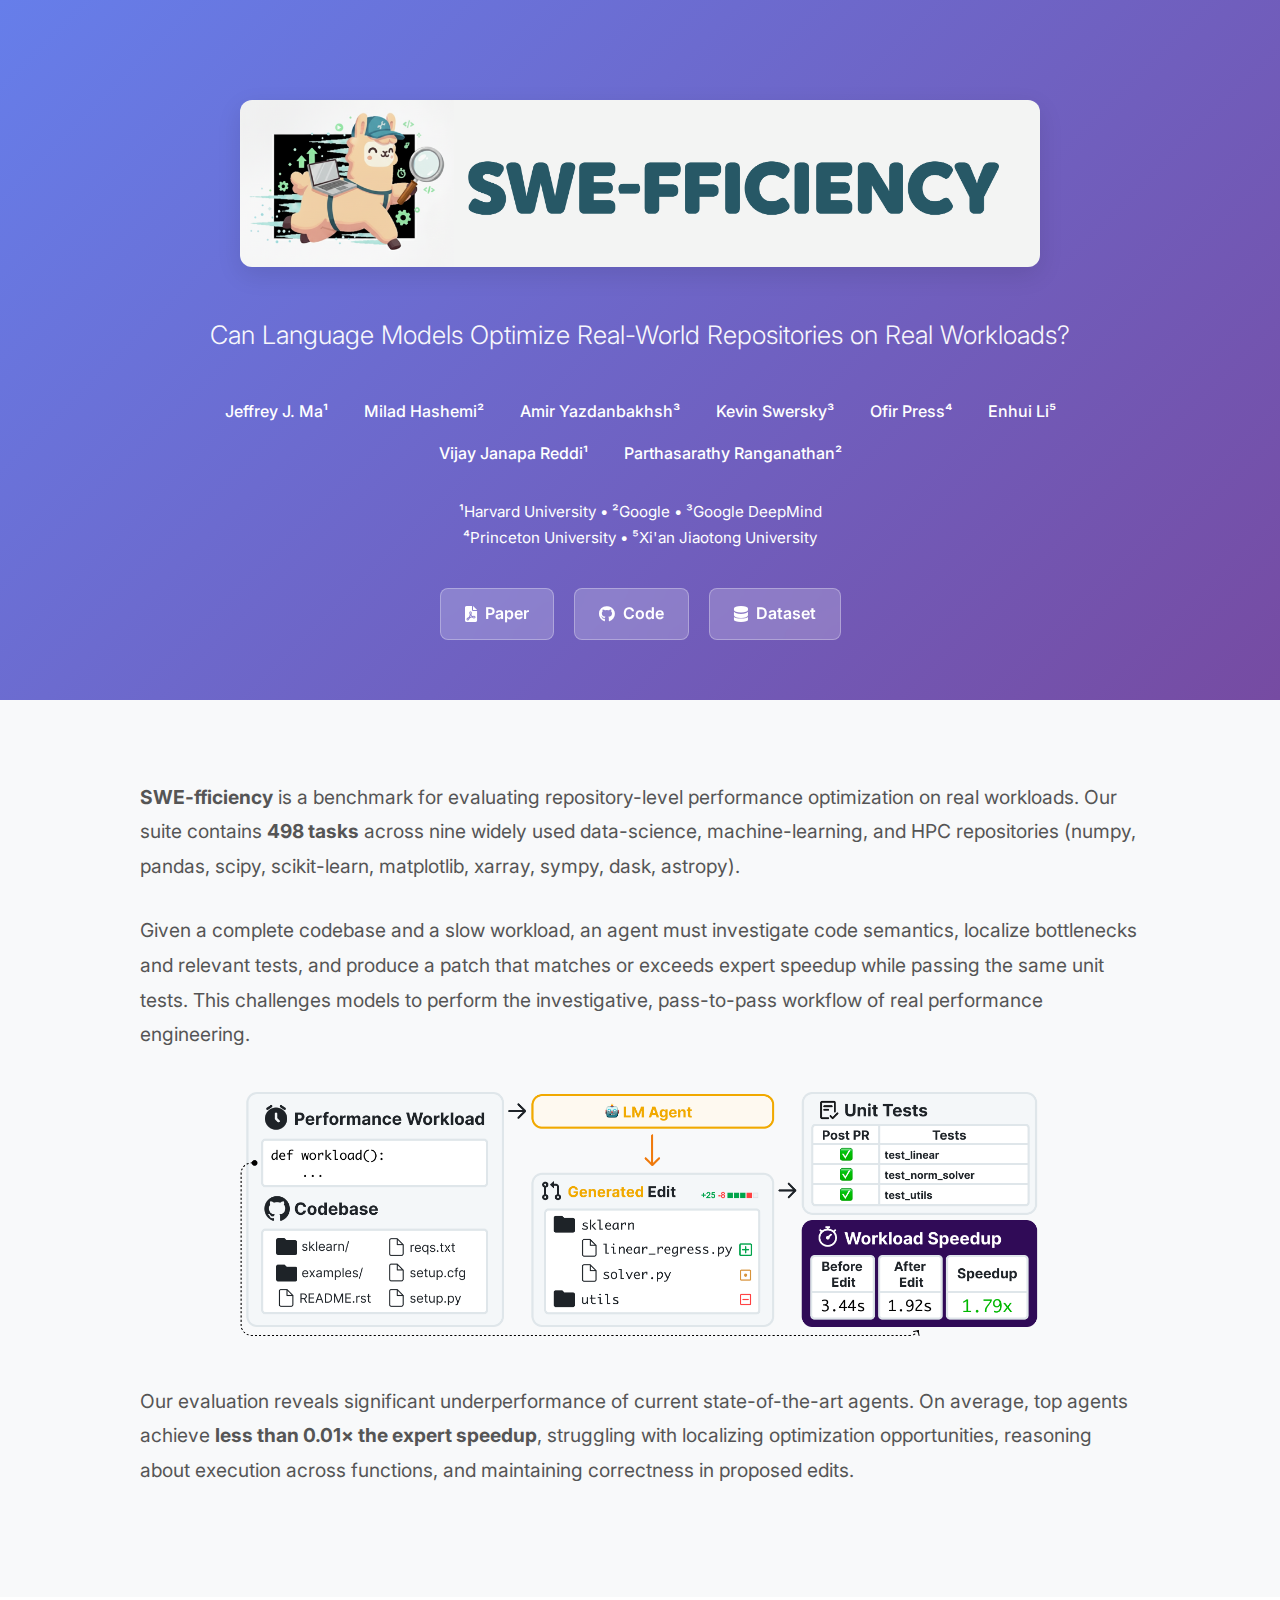
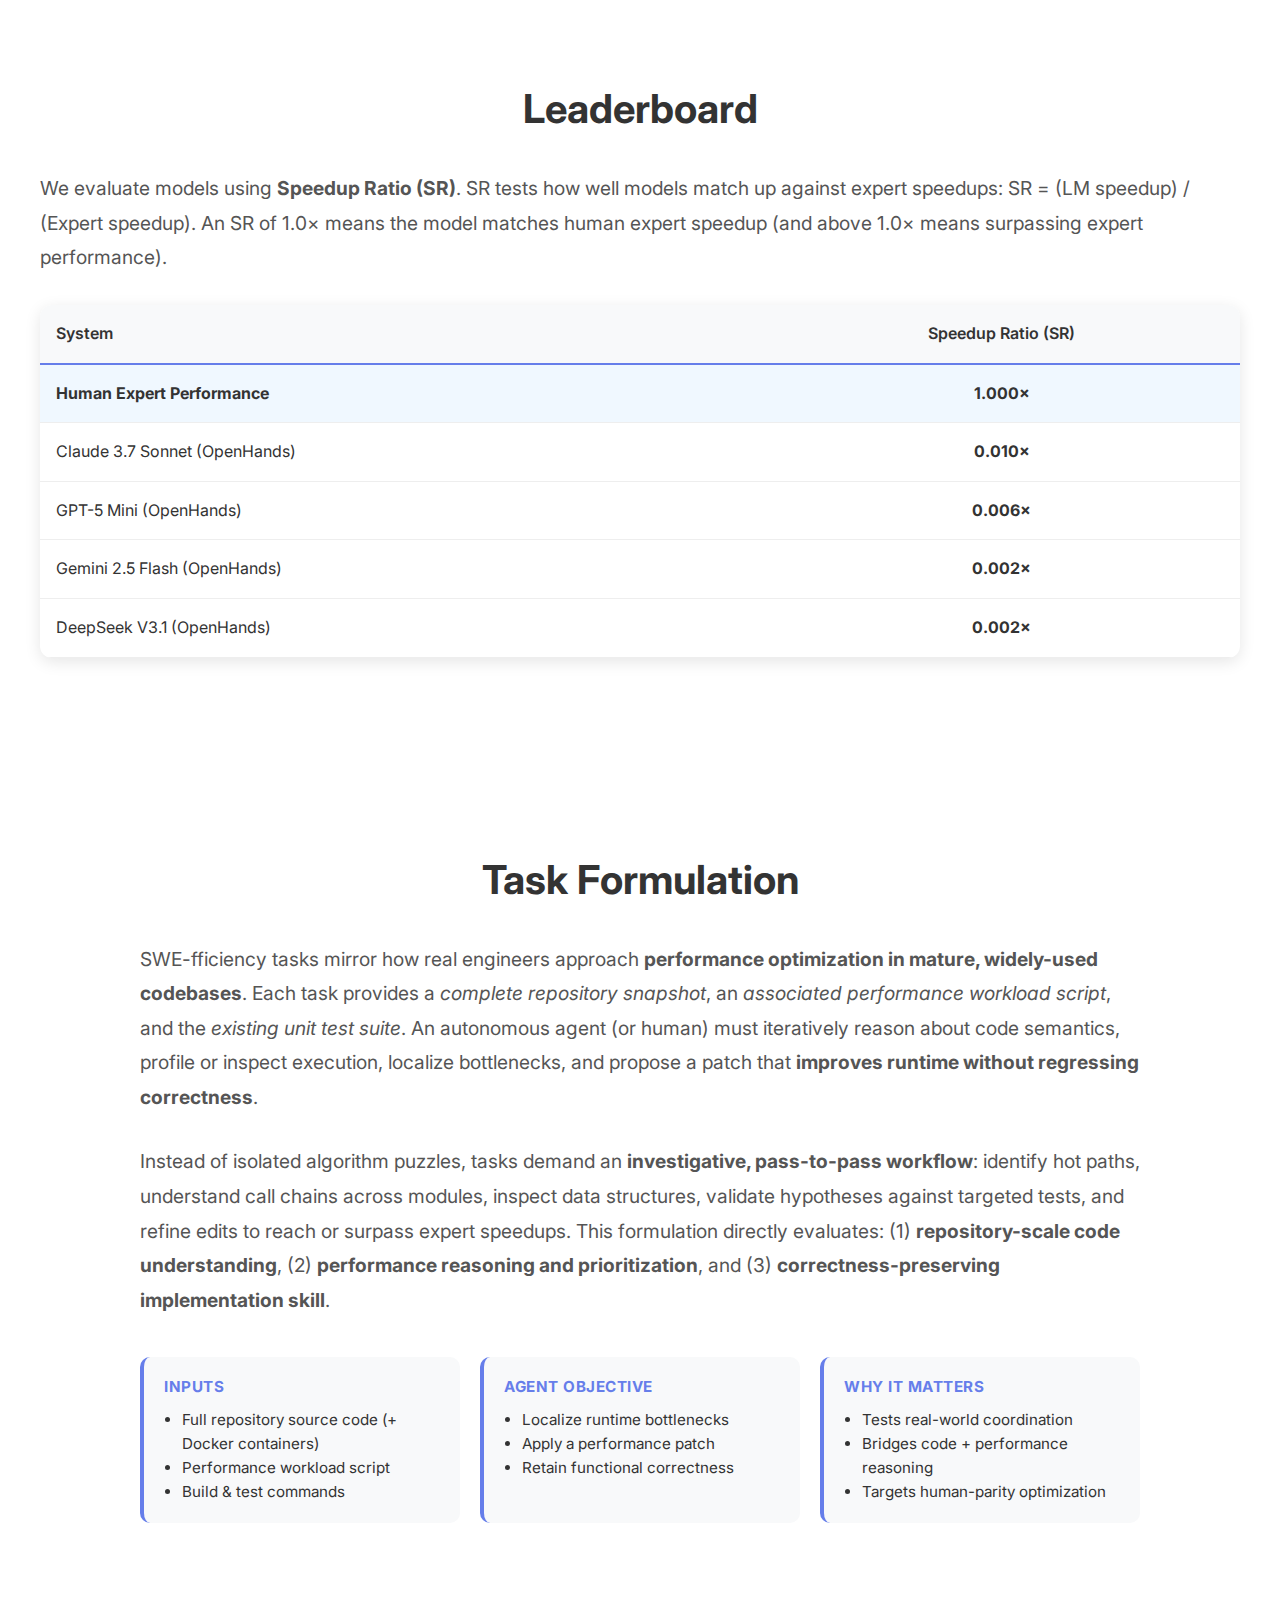
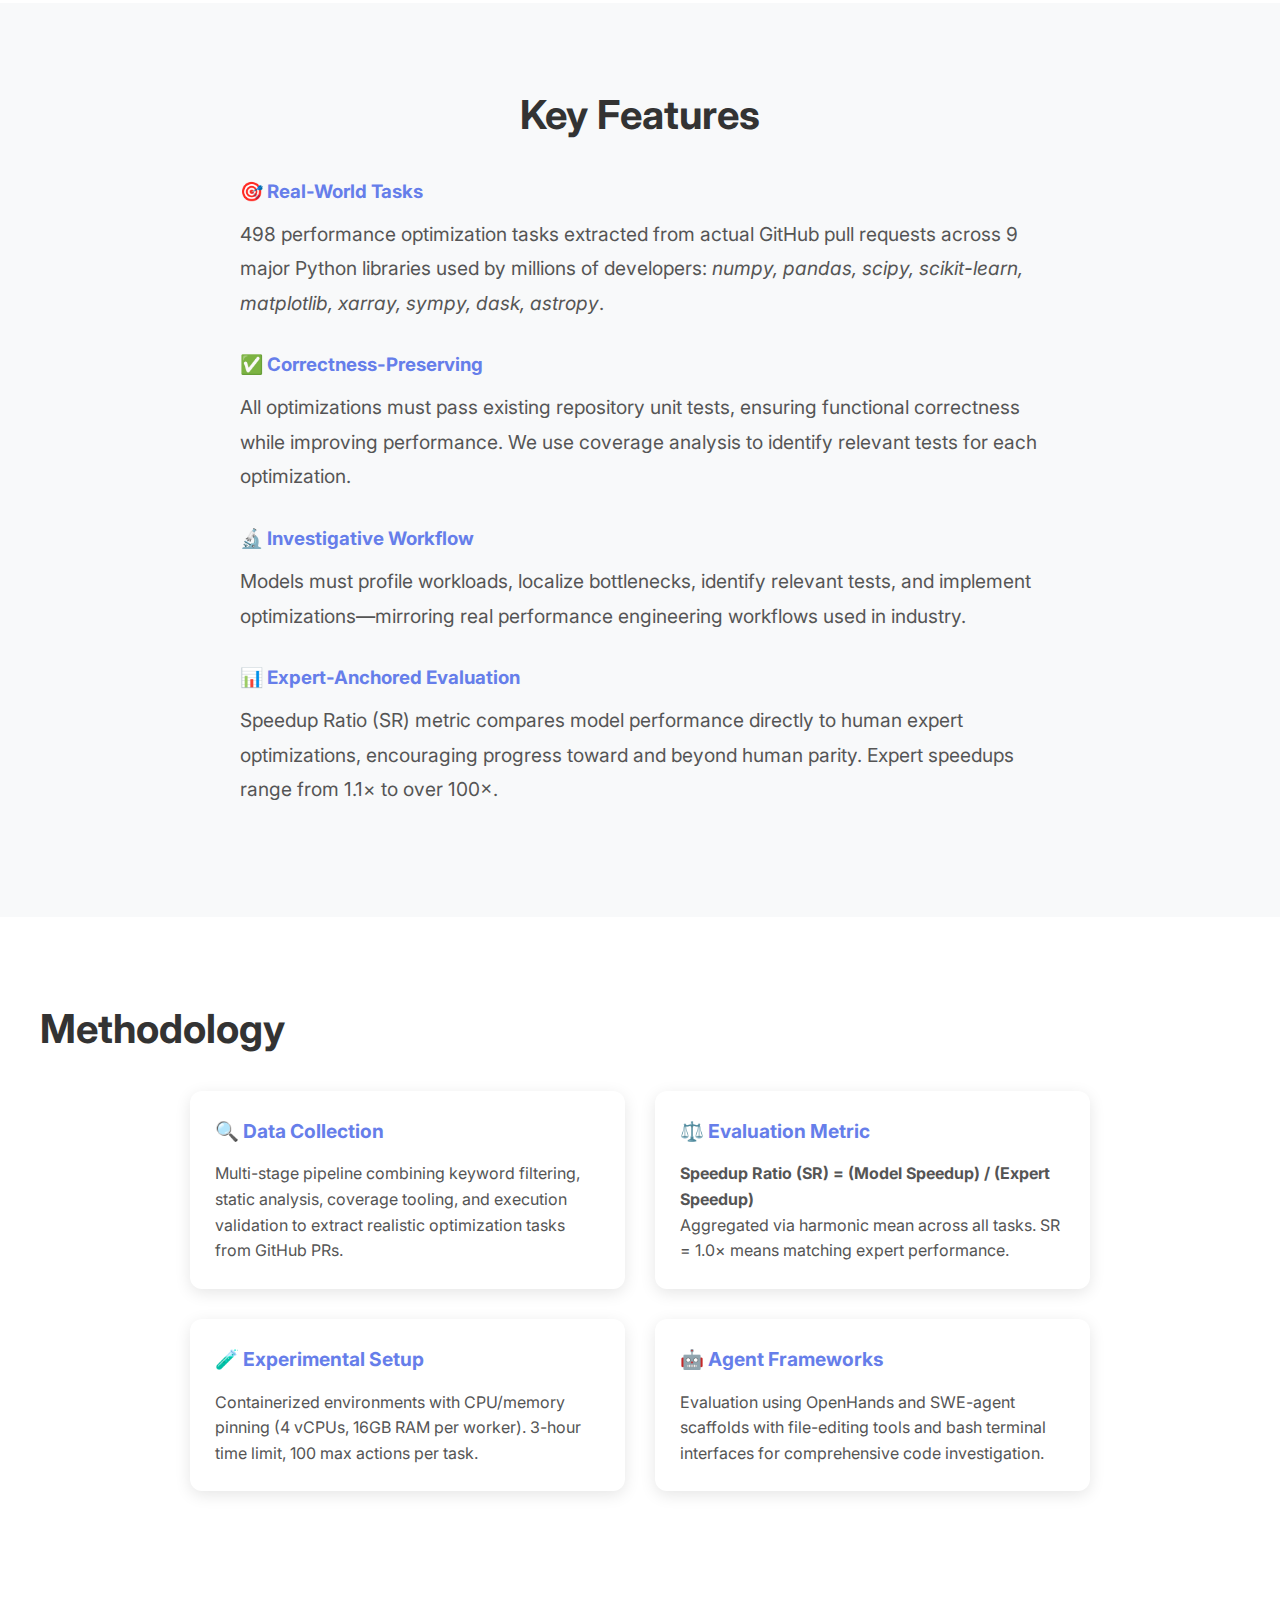
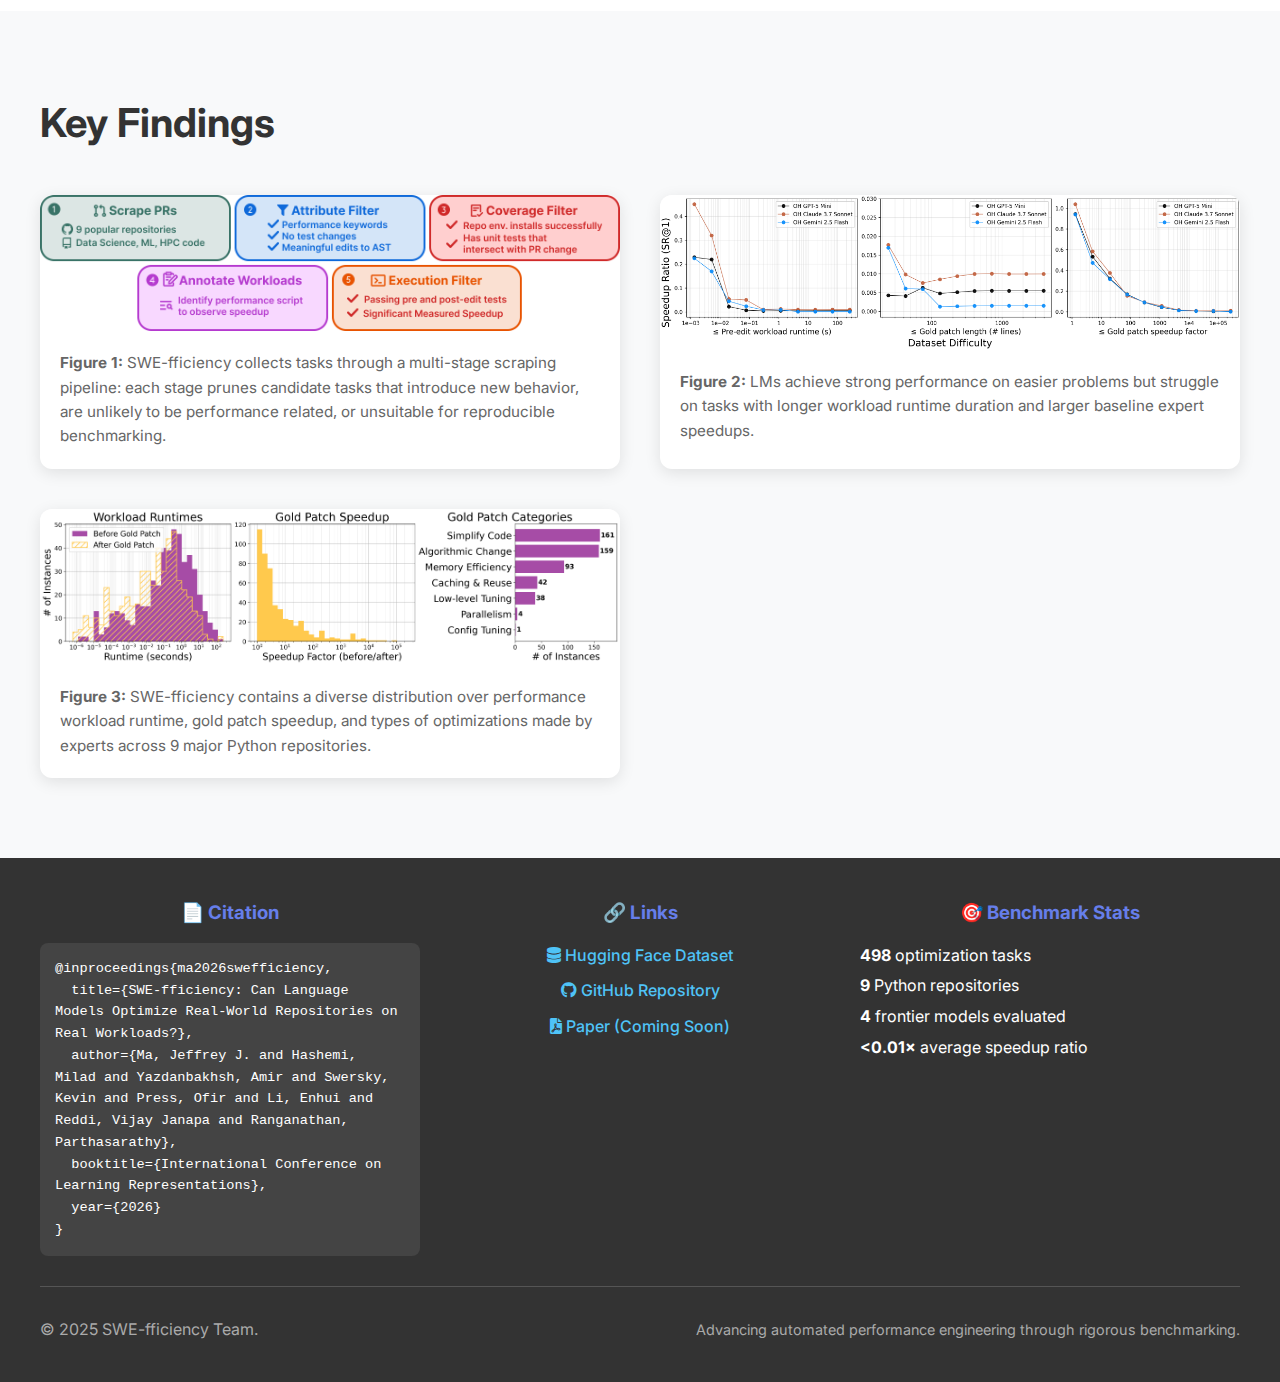
<file: assets/index.html>
<!DOCTYPE html>
<html lang="en">
<head>
    <meta http-equiv="Content-Type" content="text/html; charset=UTF-8">
    <meta name="viewport" content="width=device-width, initial-scale=1.0, user-scalable=no">
    <title>SWE-fficiency</title>
    
    <!-- Social Preview Tags -->
    <meta property="og:title" content="SWE-fficiency">
    <meta property="og:description" content="Can Language Models Optimize Real-World Repositories on Real Workloads?">
    <meta property="og:type" content="website">
    <meta property="og:url" content="https://swefficiency.com">
    <meta property="og:image" content="https://swefficiency.com/assets/logos/swefficiency_banner.png">
    <meta property="og:image:alt" content="SWE-fficiency - Can Language Models Optimize Real-World Repositories on Real Workloads?">
    <meta property="og:site_name" content="SWE-fficiency">
    
    <meta name="twitter:card" content="summary_large_image">
    <meta name="twitter:title" content="SWE-fficiency">
    <meta name="twitter:description" content="Can Language Models Optimize Real-World Repositories on Real Workloads?">
    <meta name="twitter:image" content="https://swefficiency.com/assets/logos/swefficiency_banner.png">
    <meta name="twitter:image:alt" content="SWE-fficiency - Can Language Models Optimize Real-World Repositories on Real Workloads?">
    
    <meta name="description" content="SWE-fficiency: Can Language Models Optimize Real-World Repositories on Real Workloads?">
    
    <link rel="preconnect" href="https://fonts.googleapis.com/">
    <link rel="preconnect" href="https://fonts.gstatic.com/" crossorigin="">
    <link href="https://fonts.googleapis.com/css2?family=Inter:ital,opsz,wght@0,14..32,100..900;1,14..32,100..900&display=swap" rel="stylesheet">
    <link rel="stylesheet" href="https://cdnjs.cloudflare.com/ajax/libs/font-awesome/6.0.0/css/all.min.css">
    
    <style>
        /* Base styles */
        * {
            margin: 0;
            padding: 0;
            box-sizing: border-box;
        }
        
        body {
            font-family: 'Inter', -apple-system, BlinkMacSystemFont, 'Segoe UI', 'Roboto', sans-serif;
            line-height: 1.6;
            color: #333;
            background-color: #ffffff;
            overflow-x: hidden;
        }
        
        /* Header styles */
        .header-section {
            background: linear-gradient(135deg, #667eea 0%, #764ba2 100%);
            color: white;
            padding: 60px 20px;
            text-align: center;
            position: relative;
        }
        
        .header-content {
            max-width: 1200px;
            margin: 0 auto;
        }
        
        .swefficiency-banner {
            margin-bottom: 40px;
        }
        
        .swefficiency-title {
            font-size: 3.5rem;
            font-weight: 700;
            margin-bottom: 20px;
            text-shadow: 2px 2px 4px rgba(0,0,0,0.3);
        }
        
        .swefficiency-subtitle {
            font-size: 1.6rem;
            font-weight: 300;
            margin-bottom: 20px;
            opacity: 0.95;
        }
        
        .swefficiency-conference {
            display: inline-block;
            font-weight: 600;
            font-size: 1.1rem;
            letter-spacing: 0.05em;
            padding: 8px 16px;
            margin: 16px 0;
            color: #ff8f00;
            background: linear-gradient(135deg, #f4f6f8 0%, #eef2f6 100%);
            border-radius: 25px;
            box-shadow: 0 2px 6px rgba(0,0,0,0.1);
            border: 1px solid rgba(0,0,0,0.08);
        }
        
        /* Authors section */
        .authors-section {
            margin: 40px 0;
            display: flex;
            flex-direction: column;
            align-items: center;
            gap: 20px;
        }
        
        .authors-container {
            display: flex;
            flex-wrap: wrap;
            justify-content: center;
            gap: 8px 20px;
            max-width: 1000px;
        }
        
        .author-name {
            color: white;
            text-decoration: none;
            font-weight: 500;
            font-size: 1rem;
            transition: all 0.3s ease;
            padding: 4px 8px;
            border-radius: 4px;
        }
        
        .author-name:hover {
            background-color: rgba(255,255,255,0.2);
            text-decoration: underline;
        }
        
        /* University logos */
        .university-logos {
            display: flex;
            align-items: center;
            gap: 20px;
            margin-top: 10px;
        }
        
        .university-logo {
            height: 50px;
            width: auto;
            object-fit: contain;
            background: white;
            padding: 8px;
            border-radius: 8px;
            box-shadow: 0 2px 8px rgba(0,0,0,0.1);
        }
        
        /* Buttons */
        .buttons-container {
            display: flex;
            justify-content: center;
            gap: 20px;
            margin-top: 30px;
            flex-wrap: wrap;
        }
        
        .button {
            display: inline-flex;
            align-items: center;
            gap: 8px;
            background: rgba(255,255,255,0.2);
            color: white;
            text-decoration: none;
            padding: 12px 24px;
            border-radius: 8px;
            font-weight: 600;
            transition: all 0.3s ease;
            backdrop-filter: blur(10px);
            border: 1px solid rgba(255,255,255,0.3);
        }
        
        .button:hover {
            background: rgba(255,255,255,0.3);
            transform: translateY(-2px);
            box-shadow: 0 4px 12px rgba(0,0,0,0.2);
        }
        
        /* Main content sections */
        .overview-section {
            padding: 80px 20px;
            background-color: #f8f9fa;
        }
        
        .overview-content {
            max-width: 1000px;
            margin: 0 auto;
            text-align: center;
        }
        
        .section-heading {
            font-size: 2.5rem;
            font-weight: 700;
            margin-bottom: 30px;
            color: #333;
        }
        
        .overview-text {
            font-size: 1.2rem;
            line-height: 1.8;
            color: #555;
            margin-bottom: 30px;
            text-align: left;
        }
        
        .banner-image {
            width: 100%;
            max-width: 800px;
            height: auto;
            margin: 40px 0;
            border-radius: 12px;
            box-shadow: 0 8px 24px rgba(0,0,0,0.1);
        }
        
        .banner-image-no-shadow {
            width: 100%;
            max-width: 800px;
            height: auto;
            margin: 40px 0;
            border-radius: 12px;
        }
        
        /* Tables section */
        .tables-section {
            padding: 80px 20px;
            background-color: white;
        }
        
        .tables-content {
            max-width: 1200px;
            margin: 0 auto;
        }
        
        .tables-heading {
            font-size: 2.5rem;
            font-weight: 700;
            margin-bottom: 30px;
            text-align: center;
            color: #333;
        }
        
        .leaderboard-table-container {
            overflow-x: auto;
            margin: 30px 0;
            background: white;
            border-radius: 12px;
            box-shadow: 0 4px 16px rgba(0,0,0,0.1);
        }
        
        .leaderboard-table-container table {
            width: 100%;
            border-collapse: collapse;
            font-size: 1rem;
        }
        
        .leaderboard-table-container th,
        .leaderboard-table-container td {
            padding: 16px;
            text-align: left;
            border-bottom: 1px solid #eee;
        }
        
        .leaderboard-table-container th {
            background-color: #f8f9fa;
            font-weight: 600;
            color: #333;
        }
        
        .leaderboard-table-container td:nth-child(2),
        .leaderboard-table-container th:nth-child(2) {
            text-align: center;
        }
        
        /* Figures section */
        .figures-section {
            padding: 80px 20px;
            background-color: #f8f9fa;
        }
        
        .figures-content {
            max-width: 1200px;
            margin: 0 auto;
        }
        
        .figure-grid {
            display: grid;
            grid-template-columns: repeat(auto-fit, minmax(500px, 1fr));
            gap: 40px;
            margin-top: 40px;
        }
        
        .figure-item {
            background: white;
            border-radius: 12px;
            overflow: hidden;
            box-shadow: 0 4px 16px rgba(0,0,0,0.1);
        }
        
        .figure-item img {
            width: 100%;
            height: auto;
            display: block;
        }
        
        .figure-caption {
            padding: 20px;
            font-size: 0.95rem;
            color: #666;
            line-height: 1.6;
        }
        
        /* Responsive design */
        @media (max-width: 768px) {
            .swefficiency-title {
                font-size: 2.5rem;
            }
            
            .swefficiency-subtitle {
                font-size: 1.2rem;
            }
            
            .authors-container {
                flex-direction: column;
                align-items: center;
                gap: 8px;
            }
            
            .university-logos {
                flex-direction: row;
                gap: 15px;
            }
            
            .university-logo {
                height: 40px;
            }
            
            .buttons-container {
                flex-direction: column;
                align-items: center;
            }
            
            .button {
                width: 200px;
                justify-content: center;
            }
            
            .figure-grid {
                grid-template-columns: 1fr;
                gap: 30px;
            }
            
            .leaderboard-table-container {
                font-size: 0.9rem;
            }
            
            .leaderboard-table-container th,
            .leaderboard-table-container td {
                padding: 12px 8px;
            }
        }
        
        @media (max-width: 480px) {
            .header-section {
                padding: 40px 15px;
            }
            
            .swefficiency-title {
                font-size: 2rem;
            }
            
            .swefficiency-subtitle {
                font-size: 1rem;
            }
            
            .overview-section,
            .tables-section,
            .figures-section {
                padding: 60px 15px;
            }
            
            .section-heading,
            .tables-heading {
                font-size: 2rem;
            }
            
            .overview-text {
                font-size: 1.1rem;
            }
        }
    </style>
</head>
<body>
    <header class="header-section">
        <div class="header-content">
            <div class="swefficiency-banner">
                <div class="swefficiency-text">
                    <!-- SWE-fficiency Banner Image -->
                    <img src="logos/swefficiency_banner_main.png" alt="SWE-fficiency Banner" class="banner-image">
                    <p class="swefficiency-subtitle">Can Language Models Optimize Real-World Repositories on Real Workloads?</p>
                    <!-- <div class="swefficiency-conference">ICLR 2026</div> -->
                </div>
            </div>
            
            <!-- AUTHORS SECTION - Update links as needed -->
            <div class="authors-section">
                <div class="authors-container">
                    <a class="author-name" href="https://18jeffreyma.github.io/" target="_blank" rel="noopener noreferrer">Jeffrey J. Ma¹</a>
                    <a class="author-name" href="https://sites.google.com/site/miladhashemi/" target="_blank" rel="noopener noreferrer">Milad Hashemi²</a>
                    <a class="author-name" href="https://www.ayazdan.com/" target="_blank" rel="noopener noreferrer">Amir Yazdanbakhsh³</a>
                    <a class="author-name" href="https://scholar.google.com/citations?user=IrixA8MAAAAJ&hl=en" target="_blank" rel="noopener noreferrer">Kevin Swersky³</a>
                    <a class="author-name" href="https://ofir.io/about/" target="_blank" rel="noopener noreferrer">Ofir Press⁴</a>
                    <span class="author-name">Enhui Li⁵</span>
                    <a class="author-name" href="https://vijay.seas.harvard.edu" target="_blank" rel="noopener noreferrer">Vijay Janapa Reddi¹</a>
                    <a class="author-name" href="https://www.parthasarathys.com/" target="_blank" rel="noopener noreferrer">Parthasarathy Ranganathan²</a>
                </div>
                
                <!-- UNIVERSITY AFFILIATIONS - Add logo images if desired -->
                <div class="university-logos">
                    <div style="color: white; font-size: 0.95rem; text-align: center; line-height: 1.4;">
                        <div style="margin-bottom: 5px;">¹Harvard University  •  ²Google  •  ³Google DeepMind</div>
                        <div>⁴Princeton University  •  ⁵Xi'an Jiaotong University</div>
                    </div>
                </div>
            </div>
            
            <div class="buttons-container"> 
                <a href="#" target="_blank" class="button">
                    <i class="fas fa-file-pdf"></i> Paper
                </a>
                <a href="https://github.com/swefficiency/swefficiency" target="_blank" class="button">
                    <i class="fab fa-github"></i> Code
                </a>
                <a href="https://huggingface.co/datasets/swefficiency/swefficiency" target="_blank" class="button">
                    <i class="fas fa-database"></i> Dataset
                </a>
            </div>
        </div>
    </header>

    <main class="overview-section" id="overview">
        <div class="overview-content">
            
            <p class="overview-text">
                <strong>SWE-fficiency</strong> is a benchmark for evaluating repository-level performance optimization on real workloads. 
                Our suite contains <strong>498 tasks</strong> across nine widely used data-science, machine-learning, and HPC repositories 
                (numpy, pandas, scipy, scikit-learn, matplotlib, xarray, sympy, dask, astropy).
            </p>
            
            <p class="overview-text">
                Given a complete codebase and a slow workload, an agent must investigate code semantics, localize bottlenecks 
                and relevant tests, and produce a patch that matches or exceeds expert speedup while passing the same unit tests. 
                This challenges models to perform the investigative, pass-to-pass workflow of real performance engineering.
            </p>

            <img src="figures/swefficiency_overview.png" alt="SWE-fficiency Task Workflow" class="banner-image-no-shadow" style="margin-top:10px;">
            
            <p class="overview-text">
                Our evaluation reveals significant underperformance of current state-of-the-art agents. On average, top agents 
                achieve <strong>less than 0.01× the expert speedup</strong>, struggling with localizing optimization opportunities, 
                reasoning about execution across functions, and maintaining correctness in proposed edits.
            </p>
        </div>
    </main>

    <section class="tables-section">
        <div class="tables-content">
            <h2 class="tables-heading" id="leaderboard">Leaderboard</h2>
            
            <p class="overview-text">
                We evaluate models using <strong>Speedup Ratio (SR)</strong>. SR tests how well models match up against expert speedups: SR = (LM speedup) / (Expert speedup). 
                An SR of 1.0× means the model matches human expert speedup (and above 1.0× means surpassing expert performance).
            </p>
            
            <!-- LEADERBOARD TABLE - Update with new model results as available -->
            <div class="leaderboard-table-container">
                <table>
                    <thead>
                        <tr>
                            <th>System</th>
                            <th>Speedup Ratio (SR)</th>
                        </tr>
                    </thead>
                    <tbody>
                        <tr style="background-color: #f0f8ff; border-top: 2px solid #667eea;">
                            <td><strong>Human Expert Performance</strong></td>
                            <td><strong>1.000×</strong></td>
                        </tr>
                        <tr>
                            <td>Claude 3.7 Sonnet (OpenHands)</td>
                            <td><strong>0.010×</strong></td>
                        </tr>
                        <tr>
                            <td>GPT-5 Mini (OpenHands)</td>
                            <td><strong>0.006×</strong></td>
                        </tr>
                        <tr>
                            <td>Gemini 2.5 Flash (OpenHands)</td>
                            <td><strong>0.002×</strong></td>
                        </tr>
                        <tr>
                            <td>DeepSeek V3.1 (OpenHands)</td>
                            <td><strong>0.002×</strong></td>
                        </tr>
                    </tbody>
                </table>
            </div>
        </div>
    </section>

    <!-- Task Formulation Section (moved overview figure here from Key Findings) -->
    <section class="overview-section" id="task-formulation" style="background-color: #ffffff;">
        <div class="overview-content">
            <h2 class="section-heading">Task Formulation</h2>
            <p class="overview-text">
                SWE-fficiency tasks mirror how real engineers approach <strong>performance optimization in mature, widely-used codebases</strong>. Each task provides a <em>complete repository snapshot</em>, an <em>associated performance workload script</em>, and the <em>existing unit test suite</em>. An autonomous agent (or human) must iteratively reason about code semantics, profile or inspect execution, localize bottlenecks, and propose a patch that <strong>improves runtime without regressing correctness</strong>.
            </p>
            <p class="overview-text" style="margin-bottom: 0;">
                Instead of isolated algorithm puzzles, tasks demand an <strong>investigative, pass-to-pass workflow</strong>: identify hot paths, understand call chains across modules, inspect data structures, validate hypotheses against targeted tests, and refine edits to reach or surpass expert speedups. This formulation directly evaluates: (1) <strong>repository-scale code understanding</strong>, (2) <strong>performance reasoning and prioritization</strong>, and (3) <strong>correctness-preserving implementation skill</strong>.
            </p>
            <div style="display:grid; grid-template-columns: repeat(auto-fit, minmax(240px,1fr)); gap:20px; margin-top:40px; text-align:left;">
                <div style="background:#f8f9fa; padding:18px 20px; border-radius:10px; border-left:4px solid #667eea;">
                    <h4 style="margin:0 0 8px; color:#667eea; font-size:0.95rem; letter-spacing:0.5px; text-transform:uppercase;">Inputs</h4>
                    <ul style="margin:0; padding-left:18px; line-height:1.6; font-size:0.95rem;">
                        <li>Full repository source code (+ Docker containers)</li>
                        <li>Performance workload script</li>
                        <li>Build & test commands</li>
                    </ul>
                </div>
                <div style="background:#f8f9fa; padding:18px 20px; border-radius:10px; border-left:4px solid #667eea;">
                    <h4 style="margin:0 0 8px; color:#667eea; font-size:0.95rem; letter-spacing:0.5px; text-transform:uppercase;">Agent Objective</h4>
                    <ul style="margin:0; padding-left:18px; line-height:1.6; font-size:0.95rem;">
                        <li>Localize runtime bottlenecks</li>
                        <li>Apply a performance patch</li>
                        <li>Retain functional correctness</li>
                    </ul>
                </div>
                <div style="background:#f8f9fa; padding:18px 20px; border-radius:10px; border-left:4px solid #667eea;">
                    <h4 style="margin:0 0 8px; color:#667eea; font-size:0.95rem; letter-spacing:0.5px; text-transform:uppercase;">Why It Matters</h4>
                    <ul style="margin:0; padding-left:18px; line-height:1.6; font-size:0.95rem;">
                        <li>Tests real-world coordination</li>
                        <li>Bridges code + performance reasoning</li>
                        <li>Targets human-parity optimization</li>
                    </ul>
                </div>
            </div>
        </div>
    </section>


    <section class="overview-section">
        <div class="overview-content">
            <h2 class="section-heading">Key Features</h2>
            
            <div style="text-align: left; max-width: 800px; margin: 0 auto;">
                <div style="margin-bottom: 30px;">
                    <h3 style="color: #667eea; margin-bottom: 10px;">🎯 Real-World Tasks</h3>
                    <p class="overview-text" style="margin-bottom: 0;">
                        498 performance optimization tasks extracted from actual GitHub pull requests across 
                        9 major Python libraries used by millions of developers: <em>numpy, pandas, scipy, 
                        scikit-learn, matplotlib, xarray, sympy, dask, astropy</em>.
                    </p>
                </div>
                
                <div style="margin-bottom: 30px;">
                    <h3 style="color: #667eea; margin-bottom: 10px;">✅ Correctness-Preserving</h3>
                    <p class="overview-text" style="margin-bottom: 0;">
                        All optimizations must pass existing repository unit tests, ensuring functional correctness 
                        while improving performance. We use coverage analysis to identify relevant tests for each optimization.
                    </p>
                </div>
                
                <div style="margin-bottom: 30px;">
                    <h3 style="color: #667eea; margin-bottom: 10px;">🔬 Investigative Workflow</h3>
                    <p class="overview-text" style="margin-bottom: 0;">
                        Models must profile workloads, localize bottlenecks, identify relevant tests, and implement 
                        optimizations—mirroring real performance engineering workflows used in industry.
                    </p>
                </div>
                
                <div style="margin-bottom: 30px;">
                    <h3 style="color: #667eea; margin-bottom: 10px;">📊 Expert-Anchored Evaluation</h3>
                    <p class="overview-text" style="margin-bottom: 0;">
                        Speedup Ratio (SR) metric compares model performance directly to human expert optimizations, 
                        encouraging progress toward and beyond human parity. Expert speedups range from 1.1× to over 100×.
                    </p>
                </div>
            </div>
        </div>
    </section>

    <section class="tables-section">
        <div class="tables-content">
            <h2 class="section-heading">Methodology</h2>
            
            <div style="max-width: 900px; margin: 0 auto; text-align: left;">
                <div style="display: grid; grid-template-columns: repeat(auto-fit, minmax(300px, 1fr)); gap: 30px; margin-bottom: 40px;">
                    <div style="background: white; padding: 25px; border-radius: 12px; box-shadow: 0 4px 16px rgba(0,0,0,0.1);">
                        <h3 style="color: #667eea; margin-bottom: 15px; font-size: 1.2rem;">🔍 Data Collection</h3>
                        <p style="margin: 0; font-size: 1rem; line-height: 1.6; color: #555;">
                            Multi-stage pipeline combining keyword filtering, static analysis, coverage tooling, 
                            and execution validation to extract realistic optimization tasks from GitHub PRs.
                        </p>
                    </div>
                    
                    <div style="background: white; padding: 25px; border-radius: 12px; box-shadow: 0 4px 16px rgba(0,0,0,0.1);">
                        <h3 style="color: #667eea; margin-bottom: 15px; font-size: 1.2rem;">⚖️ Evaluation Metric</h3>
                        <p style="margin: 0; font-size: 1rem; line-height: 1.6; color: #555;">
                            <strong>Speedup Ratio (SR) = (Model Speedup) / (Expert Speedup)</strong><br>
                            Aggregated via harmonic mean across all tasks. SR = 1.0× means matching expert performance.
                        </p>
                    </div>
                    
                    <div style="background: white; padding: 25px; border-radius: 12px; box-shadow: 0 4px 16px rgba(0,0,0,0.1);">
                        <h3 style="color: #667eea; margin-bottom: 15px; font-size: 1.2rem;">🧪 Experimental Setup</h3>
                        <p style="margin: 0; font-size: 1rem; line-height: 1.6; color: #555;">
                            Containerized environments with CPU/memory pinning (4 vCPUs, 16GB RAM per worker). 
                            3-hour time limit, 100 max actions per task.
                        </p>
                    </div>
                    
                    <div style="background: white; padding: 25px; border-radius: 12px; box-shadow: 0 4px 16px rgba(0,0,0,0.1);">
                        <h3 style="color: #667eea; margin-bottom: 15px; font-size: 1.2rem;">🤖 Agent Frameworks</h3>
                        <p style="margin: 0; font-size: 1rem; line-height: 1.6; color: #555;">
                            Evaluation using OpenHands and SWE-agent scaffolds with file-editing tools 
                            and bash terminal interfaces for comprehensive code investigation.
                        </p>
                    </div>
                </div>
                
                
            </div>
        </div>
    </section>

    <section class="figures-section">
        <div class="figures-content">
            <h2 class="section-heading">Key Findings</h2>
            
            <div class="figure-grid">
                
                <div class="figure-item">
                    <img src="figures/data_pipeline.png" alt="Data Collection Pipeline">
                    <div class="figure-caption">
                        <strong>Figure 1:</strong> SWE-fficiency collects tasks through a multi-stage scraping pipeline: each stage prunes 
                        candidate tasks that introduce new behavior, are unlikely to be performance related, or unsuitable for reproducible benchmarking.
                    </div>
                </div>
                
                <div class="figure-item">
                    <img src="figures/scaling_trends.png" alt="Performance vs Task Difficulty">
                    <div class="figure-caption">
                        <strong>Figure 2:</strong> LMs achieve strong performance on easier problems but struggle on tasks with longer 
                        workload runtime duration and larger baseline expert speedups.
                    </div>
                </div>
                
                <div class="figure-item">
                    <img src="figures/workload_distribution.png" alt="Dataset Distribution">
                    <div class="figure-caption">
                        <strong>Figure 3:</strong> SWE-fficiency contains a diverse distribution over performance workload runtime, 
                        gold patch speedup, and types of optimizations made by experts across 9 major Python repositories.
                    </div>
                </div>
            </div>
        </div>
    </section>

    <!-- Footer Section -->
    <footer style="background-color: #333; color: white; padding: 40px 20px; text-align: center;">
        <div style="max-width: 1200px; margin: 0 auto;">
            <div style="display: grid; grid-template-columns: repeat(auto-fit, minmax(250px, 1fr)); gap: 30px; margin-bottom: 30px;">
                <div>
                    <h3 style="color: #667eea; margin-bottom: 15px;">📄 Citation</h3>
                    <div style="background-color: #444; padding: 15px; border-radius: 8px; font-family: monospace; font-size: 0.85rem; text-align: left;">
@inproceedings{ma2026swefficiency,<br>
&nbsp;&nbsp;title={SWE-fficiency: Can Language Models Optimize Real-World Repositories on Real Workloads?},<br>
&nbsp;&nbsp;author={Ma, Jeffrey J. and Hashemi, Milad and Yazdanbakhsh, Amir and Swersky, Kevin and Press, Ofir and Li, Enhui and Reddi, Vijay Janapa and Ranganathan, Parthasarathy},<br>
&nbsp;&nbsp;booktitle={International Conference on Learning Representations},<br>
&nbsp;&nbsp;year={2026}<br>
}
                    </div>
                </div>
                
                <div>
                    <h3 style="color: #667eea; margin-bottom: 15px;">🔗 Links</h3>
                    <div style="display: flex; flex-direction: column; gap: 10px; align-items: center;">
                        <a href="https://huggingface.co/datasets/swefficiency/swefficiency" style="color: #4fc3f7; text-decoration: none; font-weight: 500;">
                            <i class="fas fa-database"></i> Hugging Face Dataset
                        </a>
                        <a href="https://github.com/swefficiency/swefficiency" style="color: #4fc3f7; text-decoration: none; font-weight: 500;">
                            <i class="fab fa-github"></i> GitHub Repository
                        </a>
                        <a href="#" style="color: #4fc3f7; text-decoration: none; font-weight: 500;">
                            <i class="fas fa-file-pdf"></i> Paper (Coming Soon)
                        </a>
                    </div>
                </div>
                
                <div>
                    <h3 style="color: #667eea; margin-bottom: 15px;">🎯 Benchmark Stats</h3>
                    <div style="text-align: left;">
                        <p style="margin: 5px 0;"><strong>498</strong> optimization tasks</p>
                        <p style="margin: 5px 0;"><strong>9</strong> Python repositories</p>
                        <p style="margin: 5px 0;"><strong>4</strong> frontier models evaluated</p>
                        <p style="margin: 5px 0;"><strong>&lt;0.01×</strong> average speedup ratio</p>
                    </div>
                </div>
            </div>
            
            <hr style="border: none; border-top: 1px solid #555; margin: 30px 0;">
            
            <div style="display: flex; justify-content: space-between; align-items: center; flex-wrap: wrap; gap: 20px;">
                <p style="margin: 0; color: #aaa;">
                    © 2025 SWE-fficiency Team.
                </p>
                <p style="margin: 0; color: #aaa; font-size: 0.9rem;">
                    Advancing automated performance engineering through rigorous benchmarking.
                </p>
            </div>
        </div>
    </footer>
</body>
</html>
</file>
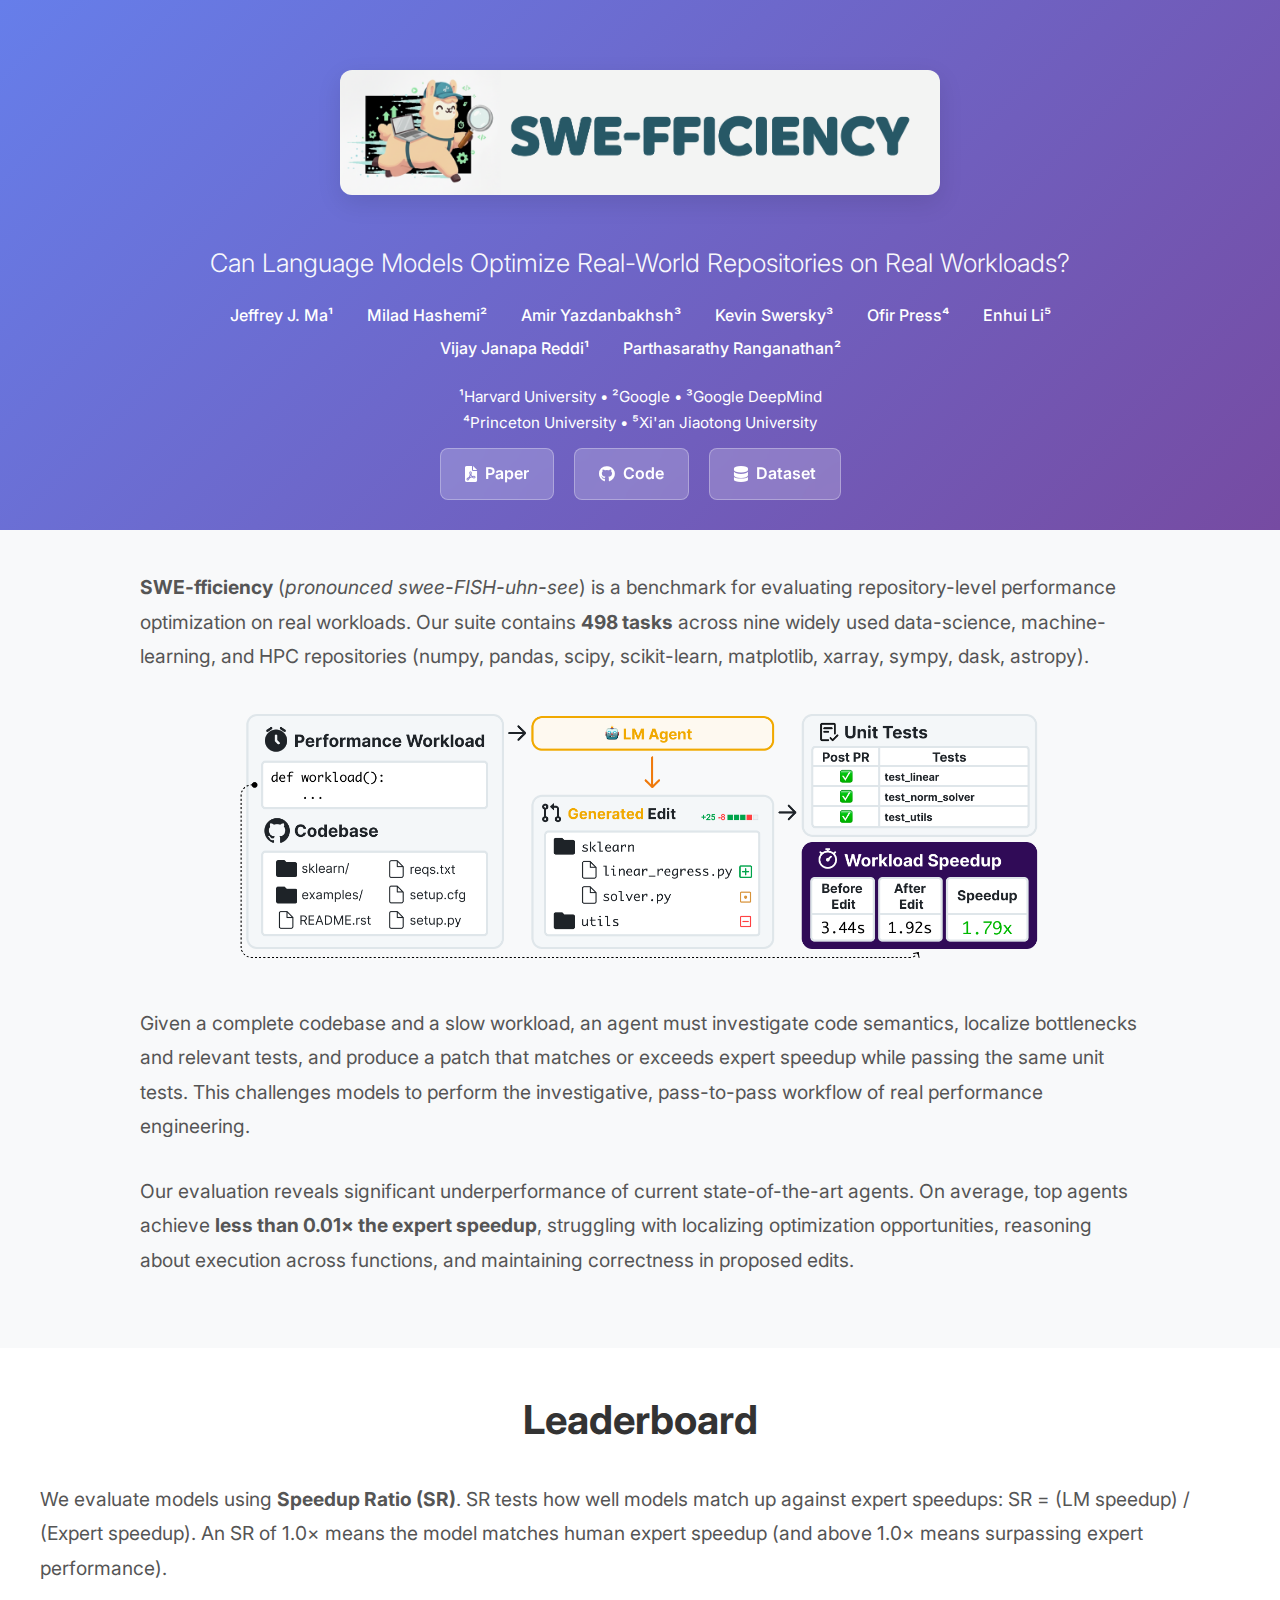
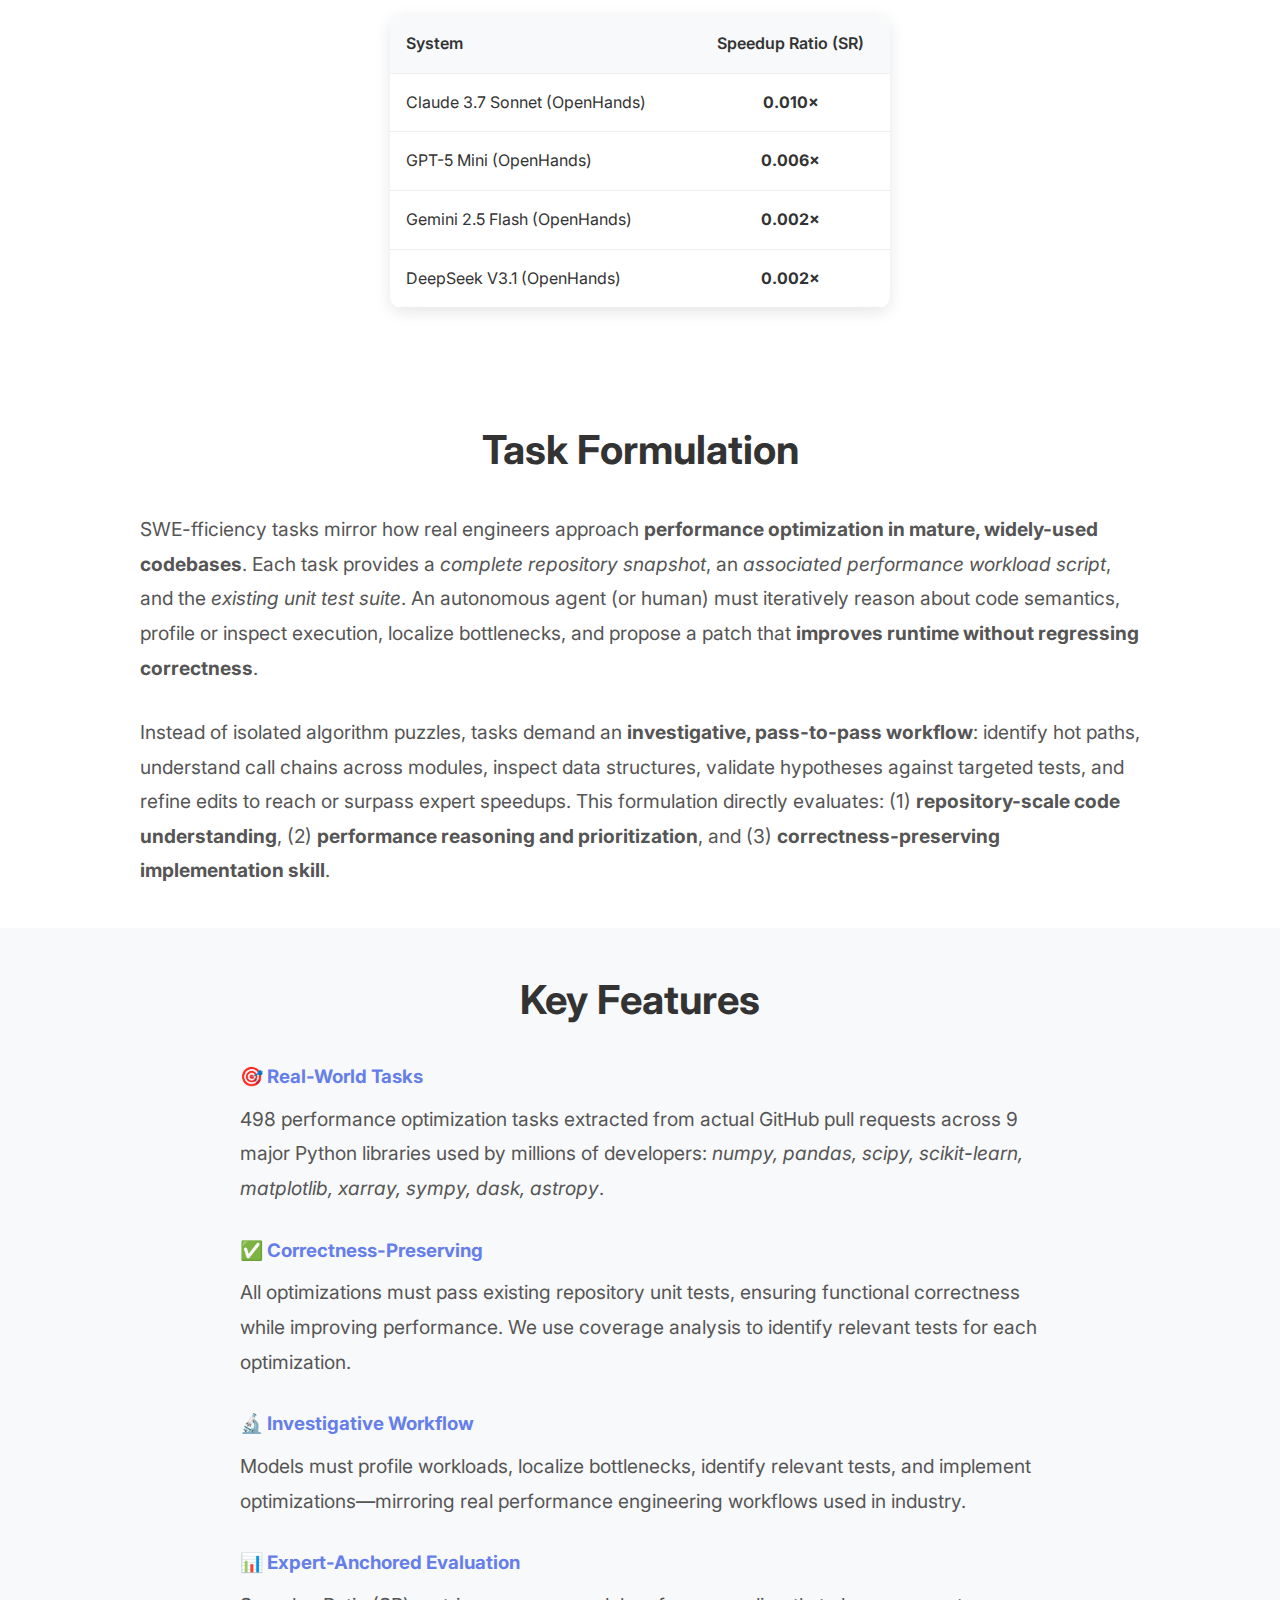
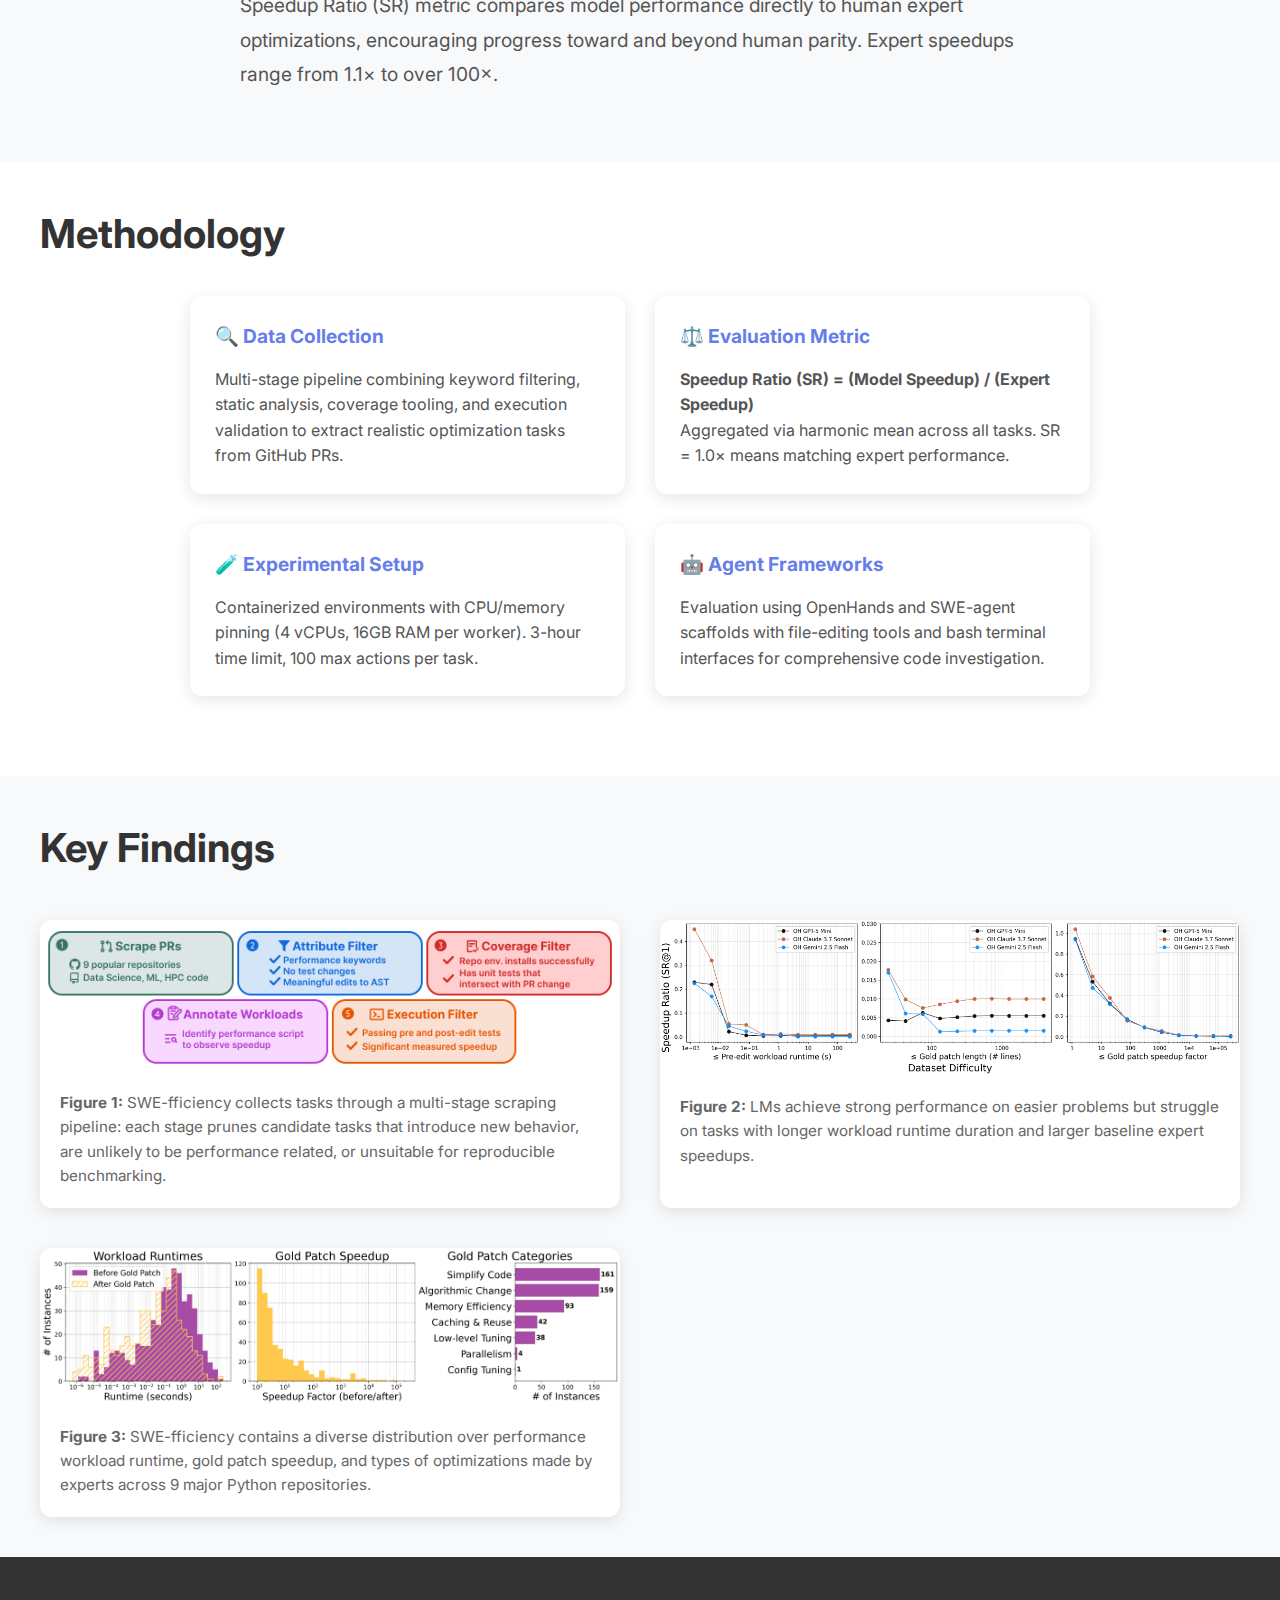
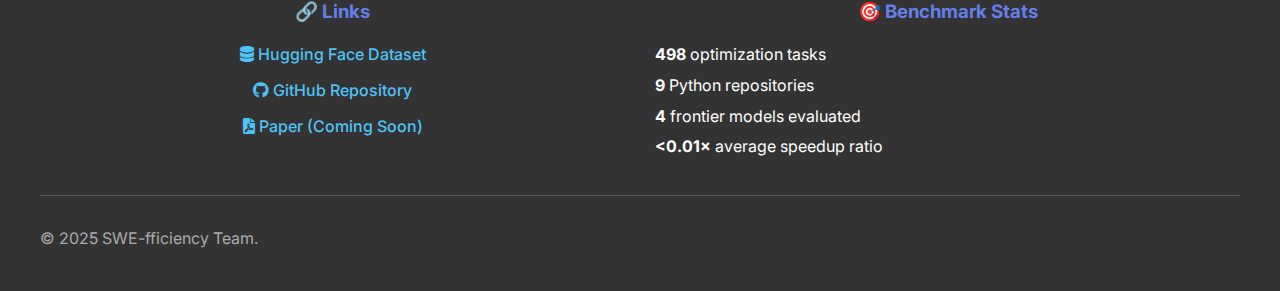
<file: docs/index.html>
<!DOCTYPE html>
<html lang="en">
<head>
    <meta http-equiv="Content-Type" content="text/html; charset=UTF-8">
    <meta name="viewport" content="width=device-width, initial-scale=1.0, user-scalabl        .banner-image {
            width: 100%;
            max-width: 700px;
            height: auto;
            margin: 15px 0;
            border-radius: 12px;
            box-shadow: 0 8px 24px rgba(0,0,0,0.1);
        }   <title>SWE-fficiency</title>
    
    <!-- Social Preview Tags -->
    <meta property="og:title" content="SWE-fficiency">
    <meta property="og:description" content="Can Language Models Optimize Real-World Repositories on Real Workloads?">
    <meta property="og:type" content="website">
    <meta property="og:url" content="https://swefficiency.com">
    <meta property="og:image" content="https://swefficiency.com/assets/logos/swefficiency_banner_main.png">
    <meta property="og:image:alt" content="SWE-fficiency - Can Language Models Optimize Real-World Repositories on Real Workloads?">
    <meta property="og:site_name" content="SWE-fficiency">
    
    <meta name="twitter:card" content="summary_large_image">
    <meta name="twitter:title" content="SWE-fficiency">
    <meta name="twitter:description" content="Can Language Models Optimize Real-World Repositories on Real Workloads?">
    <meta name="twitter:image" content="https://swefficiency.com/assets/logos/swefficiency_banner_main.png">
    <meta name="twitter:image:alt" content="SWE-fficiency - Can Language Models Optimize Real-World Repositories on Real Workloads?">
    
    <meta name="description" content="SWE-fficiency: Can Language Models Optimize Real-World Repositories on Real Workloads?">
    
    <link rel="preconnect" href="https://fonts.googleapis.com/">
    <link rel="preconnect" href="https://fonts.gstatic.com/" crossorigin="">
    <link href="https://fonts.googleapis.com/css2?family=Inter:ital,opsz,wght@0,14..32,100..900;1,14..32,100..900&display=swap" rel="stylesheet">
    <link rel="stylesheet" href="https://cdnjs.cloudflare.com/ajax/libs/font-awesome/6.0.0/css/all.min.css">
    
    <style>
        /* Base styles */
        * {
            margin: 0;
            padding: 0;
            box-sizing: border-box;
        }
        
        body {
            font-family: 'Inter', -apple-system, BlinkMacSystemFont, 'Segoe UI', 'Roboto', sans-serif;
            line-height: 1.6;
            color: #333;
            background-color: #ffffff;
            overflow-x: hidden;
        }
        
        /* Header styles */
        .header-section {
            background: linear-gradient(135deg, #667eea 0%, #764ba2 100%);
            color: white;
            padding: 30px 20px;
            text-align: center;
            position: relative;
        }
        
        .header-content {
            max-width: 1200px;
            margin: 0 auto;
        }
        
        .swefficiency-banner {
            margin-bottom: 10px;
        }
        
        .swefficiency-title {
            font-size: 3.5rem;
            font-weight: 700;
            margin-bottom: 0px;
            text-shadow: 2px 2px 4px rgba(0,0,0,0.3);
        }
        
        .swefficiency-subtitle {
            font-size: 1.6rem;
            font-weight: 300;
            margin-bottom: 15px;
            opacity: 0.95;
        }
        
        .swefficiency-conference {
            display: inline-block;
            font-weight: 600;
            font-size: 1.1rem;
            letter-spacing: 0.05em;
            padding: 8px 16px;
            margin: 16px 0;
            color: #ff8f00;
            background: linear-gradient(135deg, #f4f6f8 0%, #eef2f6 100%);
            border-radius: 25px;
            box-shadow: 0 2px 6px rgba(0,0,0,0.1);
            border: 1px solid rgba(0,0,0,0.08);
        }
        
        /* Authors section */
        .authors-section {
            margin: 0px 0;
            display: flex;
            flex-direction: column;
            align-items: center;
            gap: 10px;
        }
        
        .authors-container {
            display: flex;
            flex-wrap: wrap;
            justify-content: center;
            gap: 0px 18px;
            max-width: 1000px;
        }
        
        .author-name {
            color: white;
            text-decoration: none;
            font-weight: 500;
            font-size: 1rem;
            transition: all 0.3s ease;
            padding: 4px 8px;
            border-radius: 4px;
        }
        
        .author-name:hover {
            background-color: rgba(255,255,255,0.2);
            text-decoration: underline;
        }
        
        /* University logos */
        .university-logos {
            display: flex;
            align-items: center;
            gap: 20px;
            margin-top: 10px;
        }
        
        .university-logo {
            height: 50px;
            width: auto;
            object-fit: contain;
            background: white;
            padding: 8px;
            border-radius: 8px;
            box-shadow: 0 2px 8px rgba(0,0,0,0.1);
        }
        
        /* Buttons */
        .buttons-container {
            display: flex;
            justify-content: center;
            gap: 20px;
            margin-top: 15px;
            flex-wrap: wrap;
        }
        
        .button {
            display: inline-flex;
            align-items: center;
            gap: 8px;
            background: rgba(255,255,255,0.2);
            color: white;
            text-decoration: none;
            padding: 12px 24px;
            border-radius: 8px;
            font-weight: 600;
            transition: all 0.3s ease;
            backdrop-filter: blur(10px);
            border: 1px solid rgba(255,255,255,0.3);
        }
        
        .button:hover {
            background: rgba(255,255,255,0.3);
            transform: translateY(-2px);
            box-shadow: 0 4px 12px rgba(0,0,0,0.2);
        }
        
        /* Main content sections */
        .overview-section {
            padding: 40px 20px;
            background-color: #f8f9fa;
        }
        
        .overview-content {
            max-width: 1000px;
            margin: 0 auto;
            text-align: center;
        }
        
        .section-heading {
            font-size: 2.5rem;
            font-weight: 700;
            margin-bottom: 30px;
            color: #333;
        }
        
        .overview-text {
            font-size: 1.2rem;
            line-height: 1.8;
            color: #555;
            margin-bottom: 30px;
            text-align: left;
        }
        
        .banner-image {
            width: 100%;
            max-width: 600px;
            height: auto;
            margin: 40px 0;
            border-radius: 12px;
            box-shadow: 0 8px 24px rgba(0,0,0,0.1);
            transition: all 0.3s ease;
        }

        .banner-image:hover {
            transform: translateY(-0px) scale(1.04);
            box-shadow: 0 12px 30px rgba(0,0,0,0.25);
            filter: brightness(1.05) saturate(1.08);
            cursor: pointer;
        }
        
        .banner-image-no-shadow {
            width: 100%;
            max-width: 800px;
            height: auto;
            margin: 40px 0;
            border-radius: 12px;
        }
        
        /* Tables section */
        .tables-section {
            padding: 40px 20px;
            background-color: white;
        }
        
        .tables-content {
            max-width: 1200px;
            margin: 0 auto;
        }
        
        .tables-heading {
            font-size: 2.5rem;
            font-weight: 700;
            margin-bottom: 30px;
            text-align: center;
            color: #333;
        }
        
        .leaderboard-table-container {
            overflow-x: auto;
            margin: 30px auto;
            background: white;
            border-radius: 12px;
            box-shadow: 0 4px 16px rgba(0,0,0,0.1);
            display: flex;
            justify-content: center;
            align-items: center;
            max-width: 500px;
        }
        
        .leaderboard-table-container table {
            width: 100%;
            border-collapse: collapse;
            font-size: 1rem;
        }
        
        .leaderboard-table-container th,
        .leaderboard-table-container td {
            padding: 16px;
            text-align: left;
            border-bottom: 1px solid #eee;
        }
        
        .leaderboard-table-container th {
            background-color: #f8f9fa;
            font-weight: 600;
            color: #333;
        }
        
        .leaderboard-table-container td:nth-child(2),
        .leaderboard-table-container th:nth-child(2) {
            text-align: center;
        }
        
        /* Figures section */
        .figures-section {
            padding: 40px 20px;
            background-color: #f8f9fa;
        }
        
        .figures-content {
            max-width: 1200px;
            margin: 0 auto;
        }
        
        .figure-grid {
            display: grid;
            grid-template-columns: repeat(auto-fit, minmax(500px, 1fr));
            gap: 40px;
            margin-top: 40px;
        }
        
        .figure-item {
            background: white;
            border-radius: 12px;
            overflow: hidden;
            box-shadow: 0 4px 16px rgba(0,0,0,0.1);
        }
        
        .figure-item img {
            width: 100%;
            height: auto;
            display: block;
        }
        
        .figure-caption {
            padding: 20px;
            font-size: 0.95rem;
            color: #666;
            line-height: 1.6;
        }
        
        /* Responsive design */
        @media (max-width: 768px) {
            .swefficiency-title {
                font-size: 2.5rem;
            }
            
            .swefficiency-subtitle {
                font-size: 1.2rem;
            }
            
            .authors-container {
                flex-direction: column;
                align-items: center;
                gap: 8px;
            }
            
            .university-logos {
                flex-direction: row;
                gap: 15px;
            }
            
            .university-logo {
                height: 40px;
            }
            
            .buttons-container {
                flex-direction: column;
                align-items: center;
            }
            
            .button {
                width: 200px;
                justify-content: center;
            }
            
            .figure-grid {
                grid-template-columns: 1fr;
                gap: 30px;
            }
            
            .leaderboard-table-container {
                font-size: 0.9rem;
            }
            
            .leaderboard-table-container th,
            .leaderboard-table-container td {
                padding: 12px 8px;
            }
        }
        
        @media (max-width: 480px) {
            .header-section {
                padding: 40px 15px;
            }
            
            .swefficiency-title {
                font-size: 2rem;
            }
            
            .swefficiency-subtitle {
                font-size: 1rem;
            }
            
            .overview-section,
            .tables-section,
            .figures-section {
                padding: 40px 15px;
            }
            
            .section-heading,
            .tables-heading {
                font-size: 2rem;
            }
            
            .overview-text {
                font-size: 1.1rem;
            }
        }
    </style>
</head>
<body>
    <header class="header-section">
        <div class="header-content">
            <div class="swefficiency-banner">
                <div class="swefficiency-text">
                    <!-- SWE-fficiency Banner Image -->
                    <div class="">
                        <img src="assets/logos/swefficiency_banner_main.png" alt="SWE-fficiency Banner" class="banner-image">
                    </div>
                    <p class="swefficiency-subtitle">Can Language Models Optimize Real-World Repositories on Real Workloads?</p>
                    <!-- <div class="swefficiency-conference">ICLR 2026</div> -->
                </div>
            </div>
            
            <!-- AUTHORS SECTION - Update links as needed -->
            <div class="authors-section">
                <div class="authors-container">
                    <a class="author-name" href="https://18jeffreyma.github.io/" target="_blank" rel="noopener noreferrer">Jeffrey J. Ma¹</a>
                    <a class="author-name" href="https://sites.google.com/site/miladhashemi/" target="_blank" rel="noopener noreferrer">Milad Hashemi²</a>
                    <a class="author-name" href="https://www.ayazdan.com/" target="_blank" rel="noopener noreferrer">Amir Yazdanbakhsh³</a>
                    <a class="author-name" href="https://scholar.google.com/citations?user=IrixA8MAAAAJ&hl=en" target="_blank" rel="noopener noreferrer">Kevin Swersky³</a>
                    <a class="author-name" href="https://ofir.io/about/" target="_blank" rel="noopener noreferrer">Ofir Press⁴</a>
                    <span class="author-name">Enhui Li⁵</span>
                    <a class="author-name" href="https://vijay.seas.harvard.edu" target="_blank" rel="noopener noreferrer">Vijay Janapa Reddi¹</a>
                    <a class="author-name" href="https://www.parthasarathys.com/" target="_blank" rel="noopener noreferrer">Parthasarathy Ranganathan²</a>
                </div>
                
                <!-- UNIVERSITY AFFILIATIONS - Add logo images if desired -->
                <div class="university-logos">
                    <div style="color: white; font-size: 0.95rem; text-align: center; line-height: 1.4;">
                        <div style="margin-bottom: 5px;">¹Harvard University  •  ²Google  •  ³Google DeepMind</div>
                        <div>⁴Princeton University  •  ⁵Xi'an Jiaotong University</div>
                    </div>
                </div>
            </div>
            
            <div class="buttons-container"> 
                <a href="#" target="_blank" class="button">
                    <i class="fas fa-file-pdf"></i> Paper
                </a>
                <a href="https://github.com/swefficiency/swefficiency" target="_blank" class="button">
                    <i class="fab fa-github"></i> Code
                </a>
                <a href="https://huggingface.co/datasets/swefficiency/swefficiency" target="_blank" class="button">
                    <i class="fas fa-database"></i> Dataset
                </a>
            </div>
        </div>
    </header>

    <main class="overview-section" id="overview">
        <div class="overview-content">
            
            <p class="overview-text">
                <strong>SWE-fficiency</strong> (<i>pronounced swee-FISH-uhn-see</i>) is a benchmark for evaluating repository-level performance optimization on real workloads. 
                Our suite contains <strong>498 tasks</strong> across nine widely used data-science, machine-learning, and HPC repositories 
                (numpy, pandas, scipy, scikit-learn, matplotlib, xarray, sympy, dask, astropy).
            </p>
            
            <img src="assets/figures/swefficiency_overview.png" alt="SWE-fficiency Task Workflow" class="banner-image-no-shadow" style="margin-top:10px;">

            <p class="overview-text">
                Given a complete codebase and a slow workload, an agent must investigate code semantics, localize bottlenecks 
                and relevant tests, and produce a patch that matches or exceeds expert speedup while passing the same unit tests. 
                This challenges models to perform the investigative, pass-to-pass workflow of real performance engineering.
            </p>

           
            <p class="overview-text">
                Our evaluation reveals significant underperformance of current state-of-the-art agents. On average, top agents 
                achieve <strong>less than 0.01× the expert speedup</strong>, struggling with localizing optimization opportunities, 
                reasoning about execution across functions, and maintaining correctness in proposed edits.
            </p>
        </div>
    </main>

    <section class="tables-section">
        <div class="tables-content">
            <h2 class="tables-heading" id="leaderboard">Leaderboard</h2>
            
            <p class="overview-text">
                We evaluate models using <strong>Speedup Ratio (SR)</strong>. SR tests how well models match up against expert speedups: SR = (LM speedup) / (Expert speedup). 
                An SR of 1.0× means the model matches human expert speedup (and above 1.0× means surpassing expert performance).
            </p>
            
            <!-- LEADERBOARD TABLE - Update with new model results as available -->
            <div class="leaderboard-table-container">
                <table>
                    <thead>
                        <tr>
                            <th>System</th>
                            <th>Speedup Ratio (SR)</th>
                        </tr>
                    </thead>
                    <tbody>
                        <tr>
                            <td>Claude 3.7 Sonnet (OpenHands)</td>
                            <td><strong>0.010×</strong></td>
                        </tr>
                        <tr>
                            <td>GPT-5 Mini (OpenHands)</td>
                            <td><strong>0.006×</strong></td>
                        </tr>
                        <tr>
                            <td>Gemini 2.5 Flash (OpenHands)</td>
                            <td><strong>0.002×</strong></td>
                        </tr>
                        <tr>
                            <td>DeepSeek V3.1 (OpenHands)</td>
                            <td><strong>0.002×</strong></td>
                        </tr>
                    </tbody>
                </table>
            </div>
        </div>
    </section>

    <!-- Task Formulation Section (moved overview figure here from Key Findings) -->
    <section class="overview-section" id="task-formulation" style="background-color: #ffffff;">
        <div class="overview-content">
            <h2 class="section-heading">Task Formulation</h2>
            <p class="overview-text">
                SWE-fficiency tasks mirror how real engineers approach <strong>performance optimization in mature, widely-used codebases</strong>. Each task provides a <em>complete repository snapshot</em>, an <em>associated performance workload script</em>, and the <em>existing unit test suite</em>. An autonomous agent (or human) must iteratively reason about code semantics, profile or inspect execution, localize bottlenecks, and propose a patch that <strong>improves runtime without regressing correctness</strong>.
            </p>
            <p class="overview-text" style="margin-bottom: 0;">
                Instead of isolated algorithm puzzles, tasks demand an <strong>investigative, pass-to-pass workflow</strong>: identify hot paths, understand call chains across modules, inspect data structures, validate hypotheses against targeted tests, and refine edits to reach or surpass expert speedups. This formulation directly evaluates: (1) <strong>repository-scale code understanding</strong>, (2) <strong>performance reasoning and prioritization</strong>, and (3) <strong>correctness-preserving implementation skill</strong>.
            </p>
        </div>
    </section>


    <section class="overview-section">
        <div class="overview-content">
            <h2 class="section-heading">Key Features</h2>
            
            <div style="text-align: left; max-width: 800px; margin: 0 auto;">
                <div style="margin-bottom: 30px;">
                    <h3 style="color: #667eea; margin-bottom: 10px;">🎯 Real-World Tasks</h3>
                    <p class="overview-text" style="margin-bottom: 0;">
                        498 performance optimization tasks extracted from actual GitHub pull requests across 
                        9 major Python libraries used by millions of developers: <em>numpy, pandas, scipy, 
                        scikit-learn, matplotlib, xarray, sympy, dask, astropy</em>.
                    </p>
                </div>
                
                <div style="margin-bottom: 30px;">
                    <h3 style="color: #667eea; margin-bottom: 10px;">✅ Correctness-Preserving</h3>
                    <p class="overview-text" style="margin-bottom: 0;">
                        All optimizations must pass existing repository unit tests, ensuring functional correctness 
                        while improving performance. We use coverage analysis to identify relevant tests for each optimization.
                    </p>
                </div>
                
                <div style="margin-bottom: 30px;">
                    <h3 style="color: #667eea; margin-bottom: 10px;">🔬 Investigative Workflow</h3>
                    <p class="overview-text" style="margin-bottom: 0;">
                        Models must profile workloads, localize bottlenecks, identify relevant tests, and implement 
                        optimizations—mirroring real performance engineering workflows used in industry.
                    </p>
                </div>
                
                <div style="margin-bottom: 30px;">
                    <h3 style="color: #667eea; margin-bottom: 10px;">📊 Expert-Anchored Evaluation</h3>
                    <p class="overview-text" style="margin-bottom: 0;">
                        Speedup Ratio (SR) metric compares model performance directly to human expert optimizations, 
                        encouraging progress toward and beyond human parity. Expert speedups range from 1.1× to over 100×.
                    </p>
                </div>
            </div>
        </div>
    </section>

    <section class="tables-section">
        <div class="tables-content">
            <h2 class="section-heading">Methodology</h2>
            
            <div style="max-width: 900px; margin: 0 auto; text-align: left;">
                <div style="display: grid; grid-template-columns: repeat(auto-fit, minmax(300px, 1fr)); gap: 30px; margin-bottom: 40px;">
                    <div style="background: white; padding: 25px; border-radius: 12px; box-shadow: 0 4px 16px rgba(0,0,0,0.1);">
                        <h3 style="color: #667eea; margin-bottom: 15px; font-size: 1.2rem;">🔍 Data Collection</h3>
                        <p style="margin: 0; font-size: 1rem; line-height: 1.6; color: #555;">
                            Multi-stage pipeline combining keyword filtering, static analysis, coverage tooling, 
                            and execution validation to extract realistic optimization tasks from GitHub PRs.
                        </p>
                    </div>
                    
                    <div style="background: white; padding: 25px; border-radius: 12px; box-shadow: 0 4px 16px rgba(0,0,0,0.1);">
                        <h3 style="color: #667eea; margin-bottom: 15px; font-size: 1.2rem;">⚖️ Evaluation Metric</h3>
                        <p style="margin: 0; font-size: 1rem; line-height: 1.6; color: #555;">
                            <strong>Speedup Ratio (SR) = (Model Speedup) / (Expert Speedup)</strong><br>
                            Aggregated via harmonic mean across all tasks. SR = 1.0× means matching expert performance.
                        </p>
                    </div>
                    
                    <div style="background: white; padding: 25px; border-radius: 12px; box-shadow: 0 4px 16px rgba(0,0,0,0.1);">
                        <h3 style="color: #667eea; margin-bottom: 15px; font-size: 1.2rem;">🧪 Experimental Setup</h3>
                        <p style="margin: 0; font-size: 1rem; line-height: 1.6; color: #555;">
                            Containerized environments with CPU/memory pinning (4 vCPUs, 16GB RAM per worker). 
                            3-hour time limit, 100 max actions per task.
                        </p>
                    </div>
                    
                    <div style="background: white; padding: 25px; border-radius: 12px; box-shadow: 0 4px 16px rgba(0,0,0,0.1);">
                        <h3 style="color: #667eea; margin-bottom: 15px; font-size: 1.2rem;">🤖 Agent Frameworks</h3>
                        <p style="margin: 0; font-size: 1rem; line-height: 1.6; color: #555;">
                            Evaluation using OpenHands and SWE-agent scaffolds with file-editing tools 
                            and bash terminal interfaces for comprehensive code investigation.
                        </p>
                    </div>
                </div>
                
                
            </div>
        </div>
    </section>

    <section class="figures-section">
        <div class="figures-content">
            <h2 class="section-heading">Key Findings</h2>
            
            <div class="figure-grid">
                
                <div class="figure-item">
                    <img src="assets/figures/data_pipeline.png" alt="Data Collection Pipeline">
                    <div class="figure-caption">
                        <strong>Figure 1:</strong> SWE-fficiency collects tasks through a multi-stage scraping pipeline: each stage prunes 
                        candidate tasks that introduce new behavior, are unlikely to be performance related, or unsuitable for reproducible benchmarking.
                    </div>
                </div>
                
                <div class="figure-item">
                    <img src="assets/figures/scaling_trends.png" alt="Performance vs Task Difficulty">
                    <div class="figure-caption">
                        <strong>Figure 2:</strong> LMs achieve strong performance on easier problems but struggle on tasks with longer 
                        workload runtime duration and larger baseline expert speedups.
                    </div>
                </div>
                
                <div class="figure-item">
                    <img src="assets/figures/workload_distribution.png" alt="Dataset Distribution">
                    <div class="figure-caption">
                        <strong>Figure 3:</strong> SWE-fficiency contains a diverse distribution over performance workload runtime, 
                        gold patch speedup, and types of optimizations made by experts across 9 major Python repositories.
                    </div>
                </div>
            </div>
        </div>
    </section>

    <!-- Footer Section -->
    <footer style="background-color: #333; color: white; padding: 40px 20px; text-align: center;">
        <div style="max-width: 1200px; margin: 0 auto;">
            <div style="display: grid; grid-template-columns: repeat(auto-fit, minmax(250px, 1fr)); gap: 30px; margin-bottom: 30px;">
                <!-- <div>
                    <h3 style="color: #667eea; margin-bottom: 15px;">📄 Citation</h3>
                    <div style="background-color: #444; padding: 15px; border-radius: 8px; font-family: monospace; font-size: 0.85rem; text-align: left;">
@inproceedings{ma2026swefficiency,<br>
&nbsp;&nbsp;title={SWE-fficiency: Can Language Models Optimize Real-World Repositories on Real Workloads?},<br>
&nbsp;&nbsp;author={Ma, Jeffrey J. and Hashemi, Milad and Yazdanbakhsh, Amir and Swersky, Kevin and Press, Ofir and Li, Enhui and Reddi, Vijay Janapa and Ranganathan, Parthasarathy},<br>
&nbsp;&nbsp;booktitle={International Conference on Learning Representations},<br>
&nbsp;&nbsp;year={2026}<br>
}
                    </div>
                </div> -->
                
                <div>
                    <h3 style="color: #667eea; margin-bottom: 15px;">🔗 Links</h3>
                    <div style="display: flex; flex-direction: column; gap: 10px; align-items: center;">
                        <a href="https://huggingface.co/datasets/swefficiency/swefficiency" style="color: #4fc3f7; text-decoration: none; font-weight: 500;">
                            <i class="fas fa-database"></i> Hugging Face Dataset
                        </a>
                        <a href="https://github.com/swefficiency/swefficiency" style="color: #4fc3f7; text-decoration: none; font-weight: 500;">
                            <i class="fab fa-github"></i> GitHub Repository
                        </a>
                        <a href="#" style="color: #4fc3f7; text-decoration: none; font-weight: 500;">
                            <i class="fas fa-file-pdf"></i> Paper (Coming Soon)
                        </a>
                    </div>
                </div>
                
                <div>
                    <h3 style="color: #667eea; margin-bottom: 15px;">🎯 Benchmark Stats</h3>
                    <div style="text-align: left;">
                        <p style="margin: 5px 0;"><strong>498</strong> optimization tasks</p>
                        <p style="margin: 5px 0;"><strong>9</strong> Python repositories</p>
                        <p style="margin: 5px 0;"><strong>4</strong> frontier models evaluated</p>
                        <p style="margin: 5px 0;"><strong>&lt;0.01×</strong> average speedup ratio</p>
                    </div>
                </div>
            </div>
            
            <hr style="border: none; border-top: 1px solid #555; margin: 30px 0;">
            
            <div style="display: flex; justify-content: space-between; align-items: center; flex-wrap: wrap; gap: 20px;">
                <p style="margin: 0; color: #aaa;">
                    © 2025 SWE-fficiency Team.
                </p>
            </div>
        </div>
    </footer>
</body>
</html>
</file>
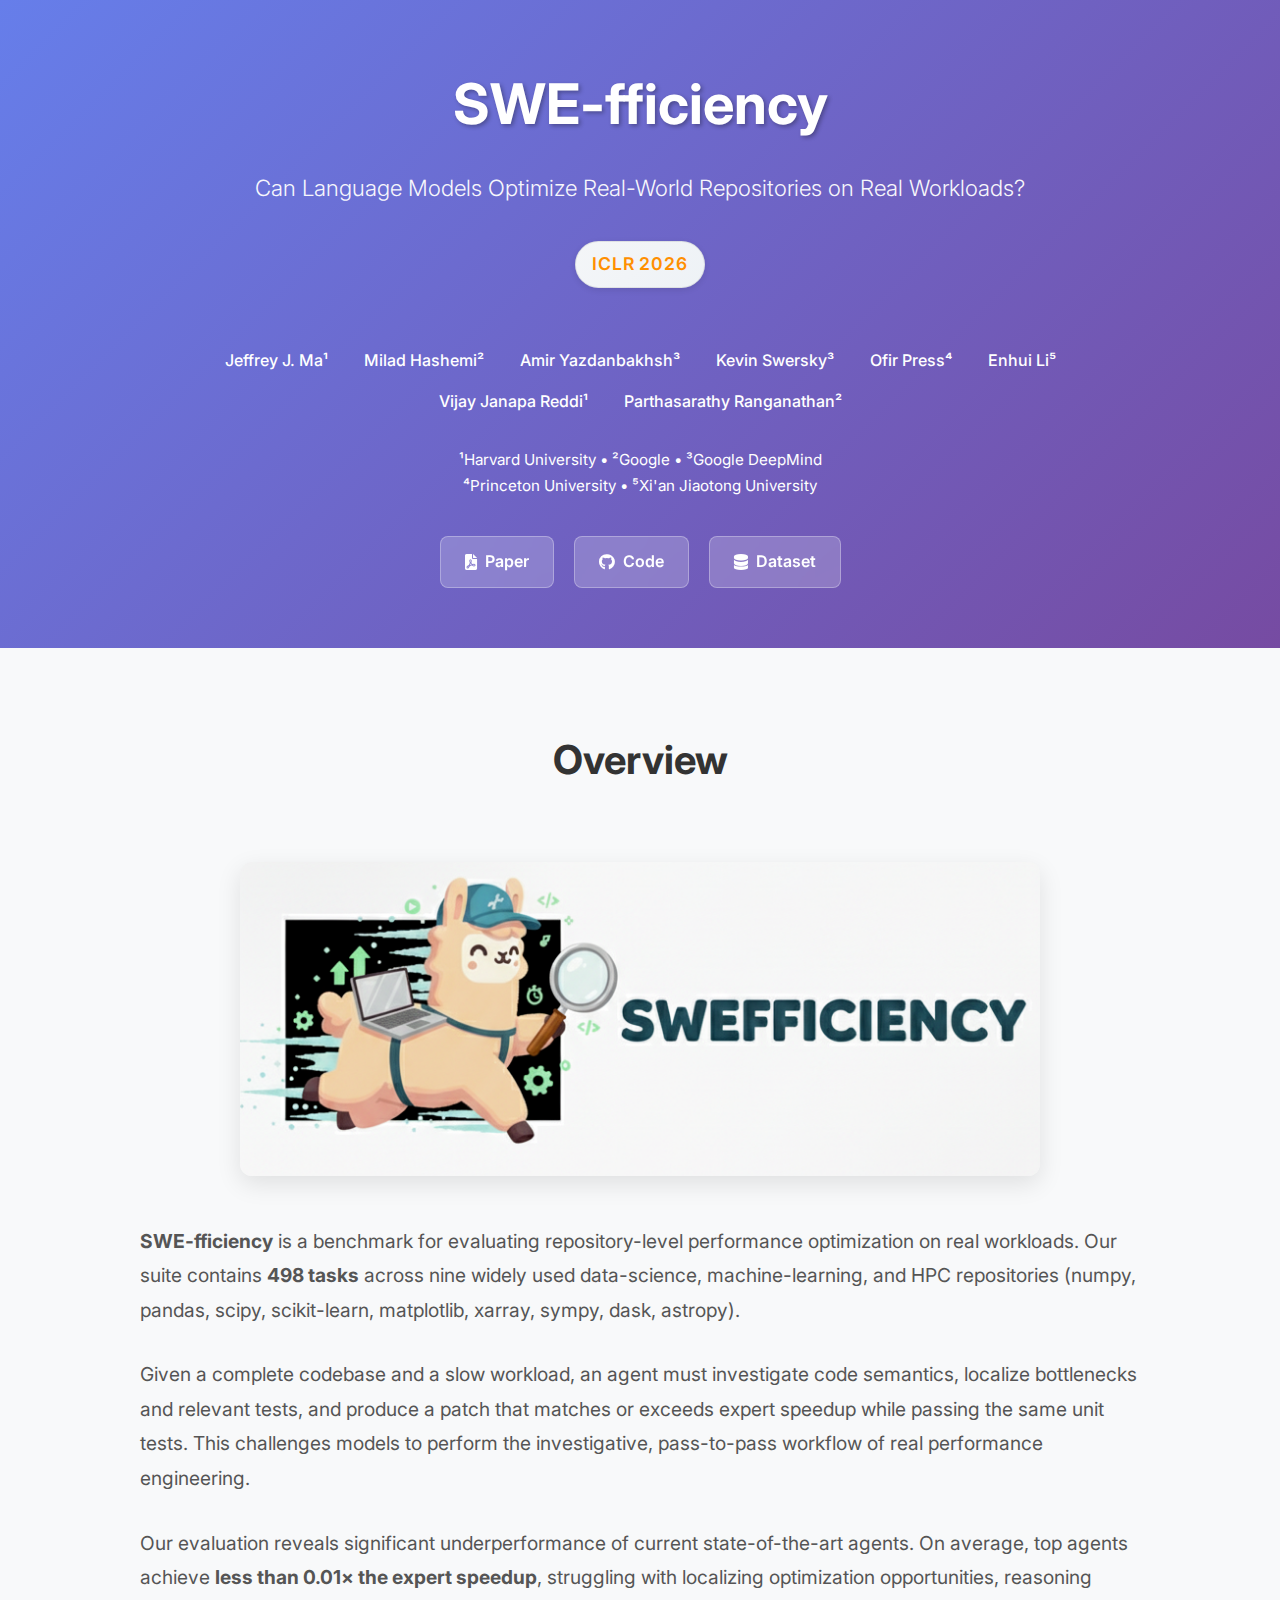
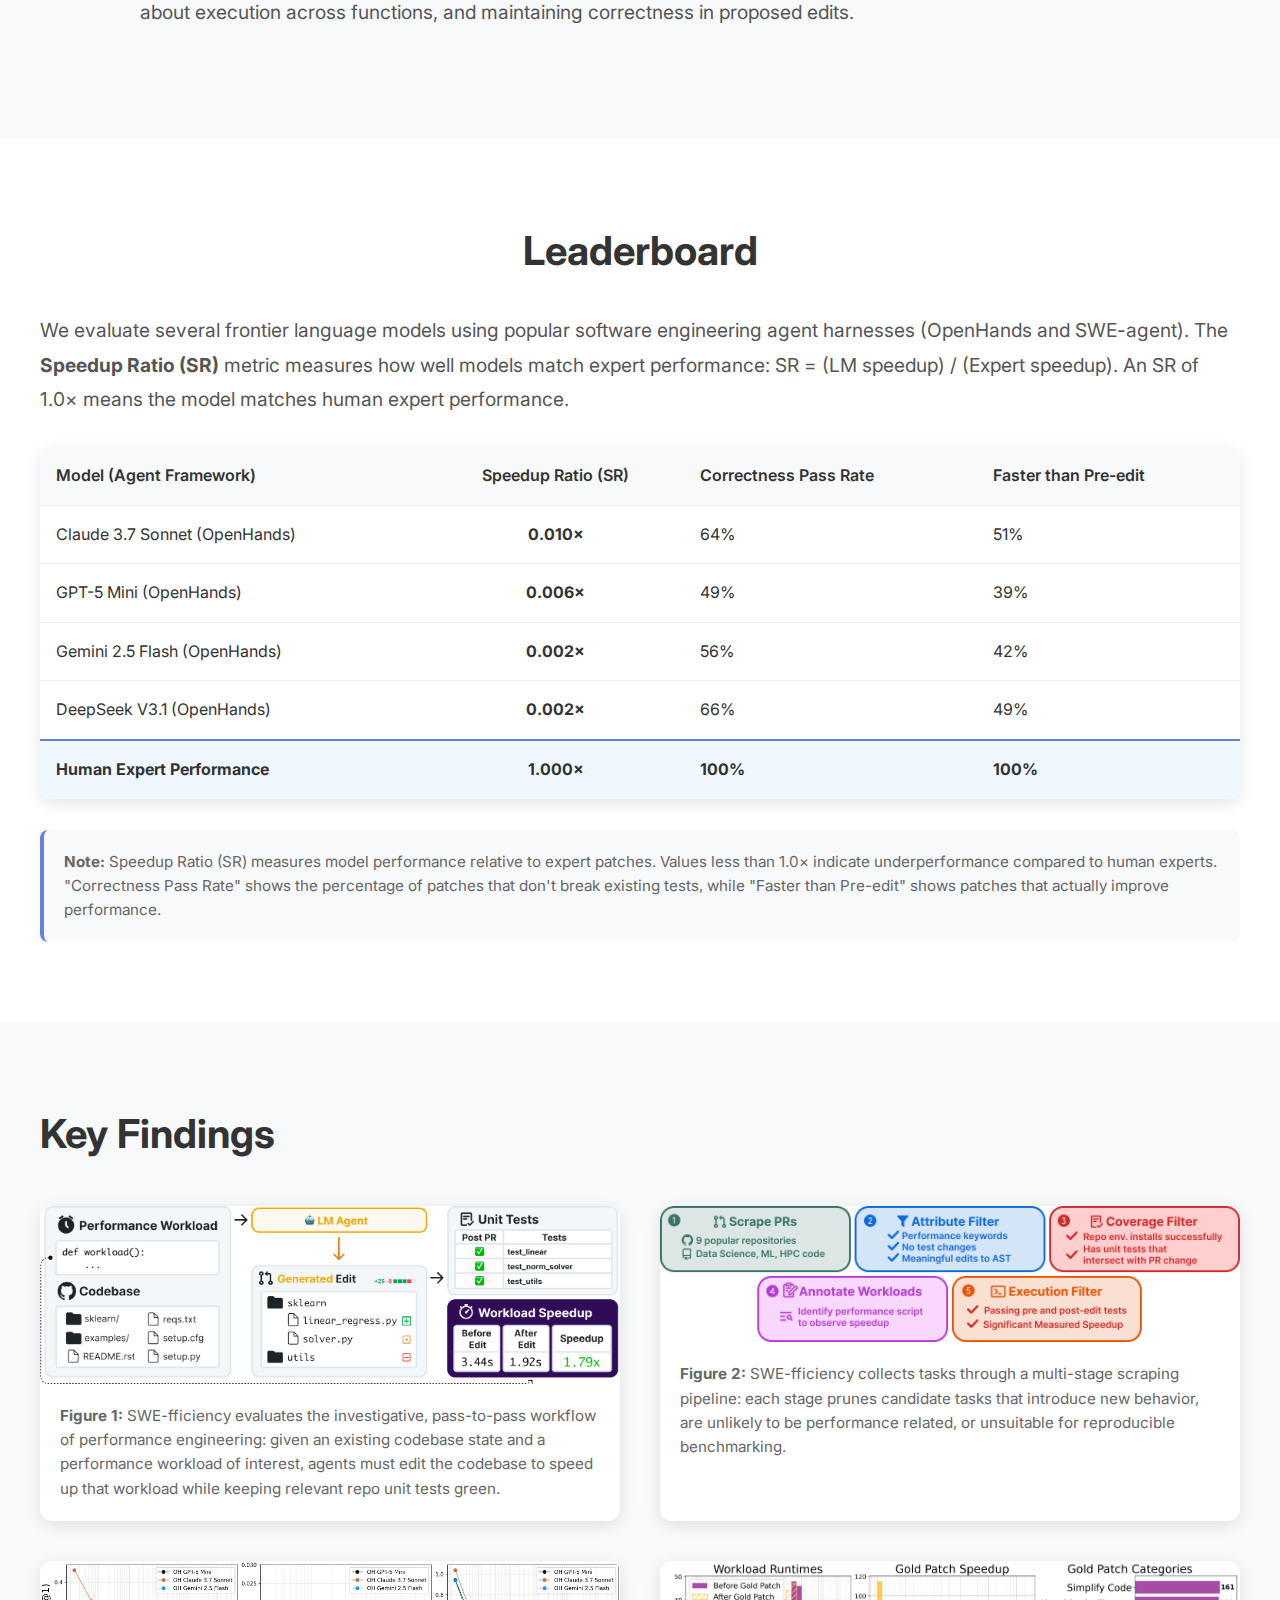
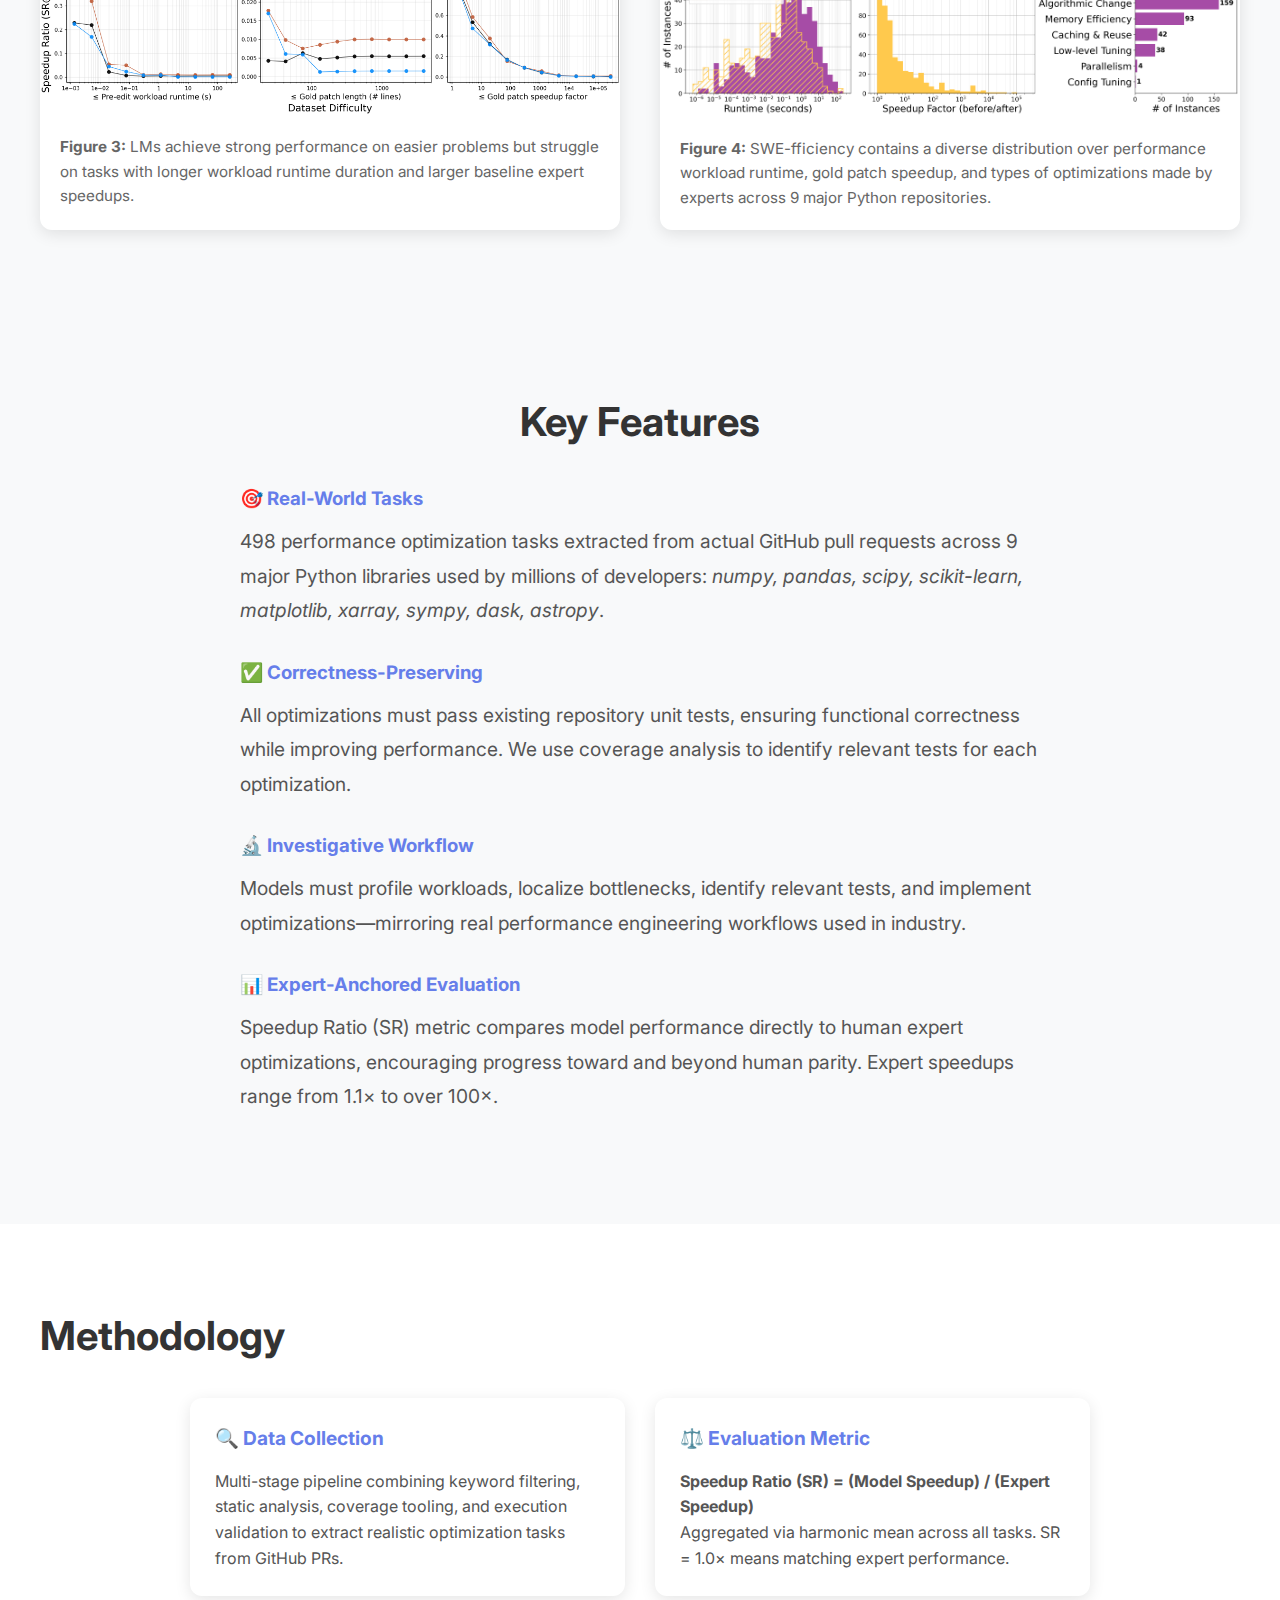
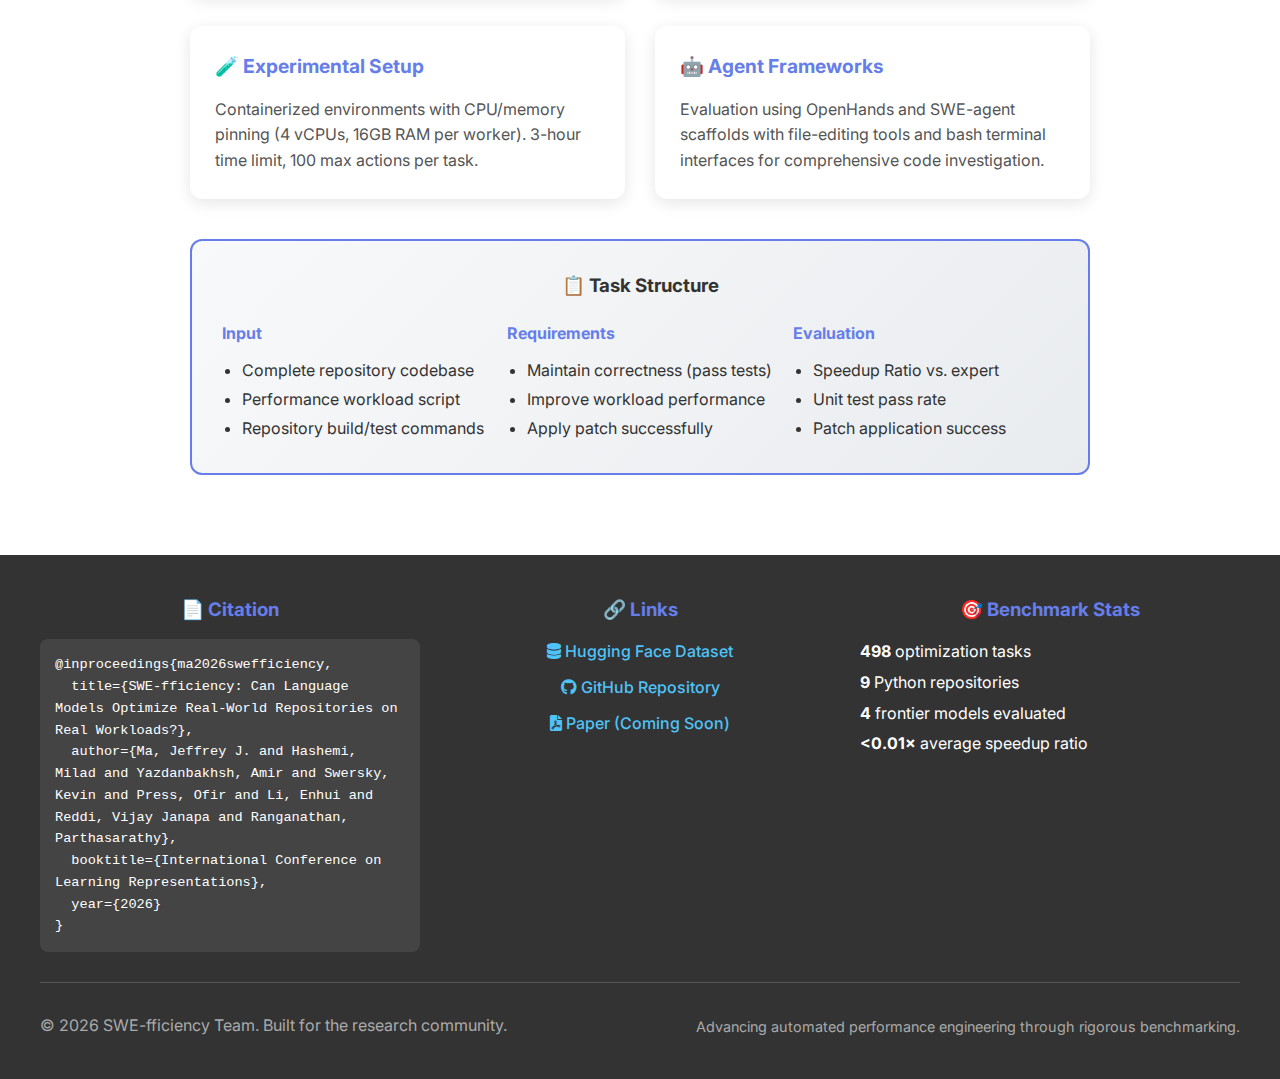
<file: docs/SWE-fficiency.html>
<!DOCTYPE html>
<html lang="en">
<head>
    <meta http-equiv="Content-Type" content="text/html; charset=UTF-8">
    <meta name="viewport" content="width=device-width, initial-scale=1.0, user-scalable=no">
    <title>SWE-fficiency</title>
    
    <!-- Social Preview Tags -->
    <meta property="og:title" content="SWE-fficiency">
    <meta property="og:description" content="Can Language Models Optimize Real-World Repositories on Real Workloads?">
    <meta property="og:type" content="website">
    <meta property="og:url" content="https://swefficiency.com">
    <meta property="og:image" content="https://swefficiency.com/assets/logos/swefficiency_banner.png">
    <meta property="og:image:alt" content="SWE-fficiency - Can Language Models Optimize Real-World Repositories on Real Workloads?">
    <meta property="og:site_name" content="SWE-fficiency">
    
    <meta name="twitter:card" content="summary_large_image">
    <meta name="twitter:title" content="SWE-fficiency">
    <meta name="twitter:description" content="Can Language Models Optimize Real-World Repositories on Real Workloads?">
    <meta name="twitter:image" content="https://swefficiency.com/assets/logos/swefficiency_banner.png">
    <meta name="twitter:image:alt" content="SWE-fficiency - Can Language Models Optimize Real-World Repositories on Real Workloads?">
    
    <meta name="description" content="SWE-fficiency: Can Language Models Optimize Real-World Repositories on Real Workloads?">
    
    <link rel="preconnect" href="https://fonts.googleapis.com/">
    <link rel="preconnect" href="https://fonts.gstatic.com/" crossorigin="">
    <link href="https://fonts.googleapis.com/css2?family=Inter:ital,opsz,wght@0,14..32,100..900;1,14..32,100..900&display=swap" rel="stylesheet">
    <link rel="stylesheet" href="https://cdnjs.cloudflare.com/ajax/libs/font-awesome/6.0.0/css/all.min.css">
    
    <style>
        /* Base styles */
        * {
            margin: 0;
            padding: 0;
            box-sizing: border-box;
        }
        
        body {
            font-family: 'Inter', -apple-system, BlinkMacSystemFont, 'Segoe UI', 'Roboto', sans-serif;
            line-height: 1.6;
            color: #333;
            background-color: #ffffff;
            overflow-x: hidden;
        }
        
        /* Header styles */
        .header-section {
            background: linear-gradient(135deg, #667eea 0%, #764ba2 100%);
            color: white;
            padding: 60px 20px;
            text-align: center;
            position: relative;
        }
        
        .header-content {
            max-width: 1200px;
            margin: 0 auto;
        }
        
        .swefficiency-banner {
            margin-bottom: 40px;
        }
        
        .swefficiency-title {
            font-size: 3.5rem;
            font-weight: 700;
            margin-bottom: 20px;
            text-shadow: 2px 2px 4px rgba(0,0,0,0.3);
        }
        
        .swefficiency-subtitle {
            font-size: 1.4rem;
            font-weight: 300;
            margin-bottom: 20px;
            opacity: 0.95;
        }
        
        .swefficiency-conference {
            display: inline-block;
            font-weight: 600;
            font-size: 1.1rem;
            letter-spacing: 0.05em;
            padding: 8px 16px;
            margin: 16px 0;
            color: #ff8f00;
            background: linear-gradient(135deg, #f4f6f8 0%, #eef2f6 100%);
            border-radius: 25px;
            box-shadow: 0 2px 6px rgba(0,0,0,0.1);
            border: 1px solid rgba(0,0,0,0.08);
        }
        
        /* Authors section */
        .authors-section {
            margin: 40px 0;
            display: flex;
            flex-direction: column;
            align-items: center;
            gap: 20px;
        }
        
        .authors-container {
            display: flex;
            flex-wrap: wrap;
            justify-content: center;
            gap: 8px 20px;
            max-width: 1000px;
        }
        
        .author-name {
            color: white;
            text-decoration: none;
            font-weight: 500;
            font-size: 1rem;
            transition: all 0.3s ease;
            padding: 4px 8px;
            border-radius: 4px;
        }
        
        .author-name:hover {
            background-color: rgba(255,255,255,0.2);
            text-decoration: underline;
        }
        
        /* University logos */
        .university-logos {
            display: flex;
            align-items: center;
            gap: 20px;
            margin-top: 10px;
        }
        
        .university-logo {
            height: 50px;
            width: auto;
            object-fit: contain;
            background: white;
            padding: 8px;
            border-radius: 8px;
            box-shadow: 0 2px 8px rgba(0,0,0,0.1);
        }
        
        /* Buttons */
        .buttons-container {
            display: flex;
            justify-content: center;
            gap: 20px;
            margin-top: 30px;
            flex-wrap: wrap;
        }
        
        .button {
            display: inline-flex;
            align-items: center;
            gap: 8px;
            background: rgba(255,255,255,0.2);
            color: white;
            text-decoration: none;
            padding: 12px 24px;
            border-radius: 8px;
            font-weight: 600;
            transition: all 0.3s ease;
            backdrop-filter: blur(10px);
            border: 1px solid rgba(255,255,255,0.3);
        }
        
        .button:hover {
            background: rgba(255,255,255,0.3);
            transform: translateY(-2px);
            box-shadow: 0 4px 12px rgba(0,0,0,0.2);
        }
        
        /* Main content sections */
        .overview-section {
            padding: 80px 20px;
            background-color: #f8f9fa;
        }
        
        .overview-content {
            max-width: 1000px;
            margin: 0 auto;
            text-align: center;
        }
        
        .section-heading {
            font-size: 2.5rem;
            font-weight: 700;
            margin-bottom: 30px;
            color: #333;
        }
        
        .overview-text {
            font-size: 1.2rem;
            line-height: 1.8;
            color: #555;
            margin-bottom: 30px;
            text-align: left;
        }
        
        .banner-image {
            width: 100%;
            max-width: 800px;
            height: auto;
            margin: 40px 0;
            border-radius: 12px;
            box-shadow: 0 8px 24px rgba(0,0,0,0.1);
        }
        
        /* Tables section */
        .tables-section {
            padding: 80px 20px;
            background-color: white;
        }
        
        .tables-content {
            max-width: 1200px;
            margin: 0 auto;
        }
        
        .tables-heading {
            font-size: 2.5rem;
            font-weight: 700;
            margin-bottom: 30px;
            text-align: center;
            color: #333;
        }
        
        .leaderboard-table-container {
            overflow-x: auto;
            margin: 30px 0;
            background: white;
            border-radius: 12px;
            box-shadow: 0 4px 16px rgba(0,0,0,0.1);
        }
        
        .leaderboard-table-container table {
            width: 100%;
            border-collapse: collapse;
            font-size: 1rem;
        }
        
        .leaderboard-table-container th,
        .leaderboard-table-container td {
            padding: 16px;
            text-align: left;
            border-bottom: 1px solid #eee;
        }
        
        .leaderboard-table-container th {
            background-color: #f8f9fa;
            font-weight: 600;
            color: #333;
        }
        
        .leaderboard-table-container td:nth-child(2),
        .leaderboard-table-container th:nth-child(2) {
            text-align: center;
        }
        
        /* Figures section */
        .figures-section {
            padding: 80px 20px;
            background-color: #f8f9fa;
        }
        
        .figures-content {
            max-width: 1200px;
            margin: 0 auto;
        }
        
        .figure-grid {
            display: grid;
            grid-template-columns: repeat(auto-fit, minmax(500px, 1fr));
            gap: 40px;
            margin-top: 40px;
        }
        
        .figure-item {
            background: white;
            border-radius: 12px;
            overflow: hidden;
            box-shadow: 0 4px 16px rgba(0,0,0,0.1);
        }
        
        .figure-item img {
            width: 100%;
            height: auto;
            display: block;
        }
        
        .figure-caption {
            padding: 20px;
            font-size: 0.95rem;
            color: #666;
            line-height: 1.6;
        }
        
        /* Responsive design */
        @media (max-width: 768px) {
            .swefficiency-title {
                font-size: 2.5rem;
            }
            
            .swefficiency-subtitle {
                font-size: 1.2rem;
            }
            
            .authors-container {
                flex-direction: column;
                align-items: center;
                gap: 8px;
            }
            
            .university-logos {
                flex-direction: row;
                gap: 15px;
            }
            
            .university-logo {
                height: 40px;
            }
            
            .buttons-container {
                flex-direction: column;
                align-items: center;
            }
            
            .button {
                width: 200px;
                justify-content: center;
            }
            
            .figure-grid {
                grid-template-columns: 1fr;
                gap: 30px;
            }
            
            .leaderboard-table-container {
                font-size: 0.9rem;
            }
            
            .leaderboard-table-container th,
            .leaderboard-table-container td {
                padding: 12px 8px;
            }
        }
        
        @media (max-width: 480px) {
            .header-section {
                padding: 40px 15px;
            }
            
            .swefficiency-title {
                font-size: 2rem;
            }
            
            .swefficiency-subtitle {
                font-size: 1rem;
            }
            
            .overview-section,
            .tables-section,
            .figures-section {
                padding: 60px 15px;
            }
            
            .section-heading,
            .tables-heading {
                font-size: 2rem;
            }
            
            .overview-text {
                font-size: 1.1rem;
            }
        }
    </style>
</head>
<body>
    <header class="header-section">
        <div class="header-content">
            <div class="swefficiency-banner">
                <div class="swefficiency-text">
                    <h1 class="swefficiency-title">SWE-fficiency</h1>
                    <p class="swefficiency-subtitle">Can Language Models Optimize Real-World Repositories on Real Workloads?</p>
                    <div class="swefficiency-conference">ICLR 2026</div>
                </div>
            </div>
            
            <!-- AUTHORS SECTION - Update links as needed -->
            <div class="authors-section">
                <div class="authors-container">
                    <a class="author-name" href="#" target="_blank" rel="noopener noreferrer">Jeffrey J. Ma¹</a>
                    <span class="author-name">Milad Hashemi²</span>
                    <span class="author-name">Amir Yazdanbakhsh³</span>
                    <span class="author-name">Kevin Swersky³</span>
                    <a class="author-name" href="https://ofir.io/about/" target="_blank" rel="noopener noreferrer">Ofir Press⁴</a>
                    <span class="author-name">Enhui Li⁵</span>
                    <a class="author-name" href="https://scholar.harvard.edu/vijay-janapa-reddi" target="_blank" rel="noopener noreferrer">Vijay Janapa Reddi¹</a>
                    <span class="author-name">Parthasarathy Ranganathan²</span>
                </div>
                
                <!-- UNIVERSITY AFFILIATIONS - Add logo images if desired -->
                <div class="university-logos">
                    <div style="color: white; font-size: 0.95rem; text-align: center; line-height: 1.4;">
                        <div style="margin-bottom: 5px;">¹Harvard University  •  ²Google  •  ³Google DeepMind</div>
                        <div>⁴Princeton University  •  ⁵Xi'an Jiaotong University</div>
                    </div>
                </div>
            </div>
            
            <div class="buttons-container"> 
                <a href="#" target="_blank" class="button">
                    <i class="fas fa-file-pdf"></i> Paper
                </a>
                <a href="https://github.com/swefficiency/swefficiency" target="_blank" class="button">
                    <i class="fab fa-github"></i> Code
                </a>
                <a href="https://huggingface.co/datasets/swefficiency/swefficiency" target="_blank" class="button">
                    <i class="fas fa-database"></i> Dataset
                </a>
            </div>
        </div>
    </header>

    <main class="overview-section" id="overview">
        <div class="overview-content">
            <h2 class="section-heading">Overview</h2>
            
            <!-- SWE-fficiency Banner Image -->
            <img src="../assets/logos/swefficiency_banner.png" alt="SWE-fficiency Banner" class="banner-image">
            
            <p class="overview-text">
                <strong>SWE-fficiency</strong> is a benchmark for evaluating repository-level performance optimization on real workloads. 
                Our suite contains <strong>498 tasks</strong> across nine widely used data-science, machine-learning, and HPC repositories 
                (numpy, pandas, scipy, scikit-learn, matplotlib, xarray, sympy, dask, astropy).
            </p>
            
            <p class="overview-text">
                Given a complete codebase and a slow workload, an agent must investigate code semantics, localize bottlenecks 
                and relevant tests, and produce a patch that matches or exceeds expert speedup while passing the same unit tests. 
                This challenges models to perform the investigative, pass-to-pass workflow of real performance engineering.
            </p>
            
            <p class="overview-text">
                Our evaluation reveals significant underperformance of current state-of-the-art agents. On average, top agents 
                achieve <strong>less than 0.01× the expert speedup</strong>, struggling with localizing optimization opportunities, 
                reasoning about execution across functions, and maintaining correctness in proposed edits.
            </p>
        </div>
    </main>

    <section class="tables-section">
        <div class="tables-content">
            <h2 class="tables-heading" id="leaderboard">Leaderboard</h2>
            
            <p class="overview-text">
                We evaluate several frontier language models using popular software engineering agent harnesses (OpenHands and SWE-agent). 
                The <strong>Speedup Ratio (SR)</strong> metric measures how well models match expert performance: SR = (LM speedup) / (Expert speedup). 
                An SR of 1.0× means the model matches human expert performance.
            </p>
            
            <!-- LEADERBOARD TABLE - Update with new model results as available -->
            <div class="leaderboard-table-container">
                <table>
                    <thead>
                        <tr>
                            <th>Model (Agent Framework)</th>
                            <th>Speedup Ratio (SR)</th>
                            <th>Correctness Pass Rate</th>
                            <th>Faster than Pre-edit</th>
                        </tr>
                    </thead>
                    <tbody>
                        <tr>
                            <td>Claude 3.7 Sonnet (OpenHands)</td>
                            <td><strong>0.010×</strong></td>
                            <td>64%</td>
                            <td>51%</td>
                        </tr>
                        <tr>
                            <td>GPT-5 Mini (OpenHands)</td>
                            <td><strong>0.006×</strong></td>
                            <td>49%</td>
                            <td>39%</td>
                        </tr>
                        <tr>
                            <td>Gemini 2.5 Flash (OpenHands)</td>
                            <td><strong>0.002×</strong></td>
                            <td>56%</td>
                            <td>42%</td>
                        </tr>
                        <tr>
                            <td>DeepSeek V3.1 (OpenHands)</td>
                            <td><strong>0.002×</strong></td>
                            <td>66%</td>
                            <td>49%</td>
                        </tr>
                        <tr style="background-color: #f0f8ff; border-top: 2px solid #667eea;">
                            <td><strong>Human Expert Performance</strong></td>
                            <td><strong>1.000×</strong></td>
                            <td><strong>100%</strong></td>
                            <td><strong>100%</strong></td>
                        </tr>
                    </tbody>
                </table>
            </div>
            
            <div style="margin-top: 20px; padding: 20px; background-color: #f8f9fa; border-radius: 8px; border-left: 4px solid #667eea;">
                <p style="margin: 0; font-size: 0.95rem; color: #666; line-height: 1.6;">
                    <strong>Note:</strong> Speedup Ratio (SR) measures model performance relative to expert patches. 
                    Values less than 1.0× indicate underperformance compared to human experts. 
                    "Correctness Pass Rate" shows the percentage of patches that don't break existing tests, 
                    while "Faster than Pre-edit" shows patches that actually improve performance.
                </p>
            </div>
        </div>
    </section>

    <section class="figures-section">
        <div class="figures-content">
            <h2 class="section-heading">Key Findings</h2>
            
            <div class="figure-grid">
                <div class="figure-item">
                    <img src="../assets/figures/swefficiency_overview.png" alt="SWE-fficiency Overview">
                    <div class="figure-caption">
                        <strong>Figure 1:</strong> SWE-fficiency evaluates the investigative, pass-to-pass workflow of performance engineering: 
                        given an existing codebase state and a performance workload of interest, agents must edit the codebase to speed up 
                        that workload while keeping relevant repo unit tests green.
                    </div>
                </div>
                
                <div class="figure-item">
                    <img src="../assets/figures/data_pipeline.png" alt="Data Collection Pipeline">
                    <div class="figure-caption">
                        <strong>Figure 2:</strong> SWE-fficiency collects tasks through a multi-stage scraping pipeline: each stage prunes 
                        candidate tasks that introduce new behavior, are unlikely to be performance related, or unsuitable for reproducible benchmarking.
                    </div>
                </div>
                
                <div class="figure-item">
                    <img src="../assets/figures/scaling_trends.png" alt="Performance vs Task Difficulty">
                    <div class="figure-caption">
                        <strong>Figure 3:</strong> LMs achieve strong performance on easier problems but struggle on tasks with longer 
                        workload runtime duration and larger baseline expert speedups.
                    </div>
                </div>
                
                <div class="figure-item">
                    <img src="../assets/figures/workload_distribution.png" alt="Dataset Distribution">
                    <div class="figure-caption">
                        <strong>Figure 4:</strong> SWE-fficiency contains a diverse distribution over performance workload runtime, 
                        gold patch speedup, and types of optimizations made by experts across 9 major Python repositories.
                    </div>
                </div>
            </div>
        </div>
    </section>

    <section class="overview-section">
        <div class="overview-content">
            <h2 class="section-heading">Key Features</h2>
            
            <div style="text-align: left; max-width: 800px; margin: 0 auto;">
                <div style="margin-bottom: 30px;">
                    <h3 style="color: #667eea; margin-bottom: 10px;">🎯 Real-World Tasks</h3>
                    <p class="overview-text" style="margin-bottom: 0;">
                        498 performance optimization tasks extracted from actual GitHub pull requests across 
                        9 major Python libraries used by millions of developers: <em>numpy, pandas, scipy, 
                        scikit-learn, matplotlib, xarray, sympy, dask, astropy</em>.
                    </p>
                </div>
                
                <div style="margin-bottom: 30px;">
                    <h3 style="color: #667eea; margin-bottom: 10px;">✅ Correctness-Preserving</h3>
                    <p class="overview-text" style="margin-bottom: 0;">
                        All optimizations must pass existing repository unit tests, ensuring functional correctness 
                        while improving performance. We use coverage analysis to identify relevant tests for each optimization.
                    </p>
                </div>
                
                <div style="margin-bottom: 30px;">
                    <h3 style="color: #667eea; margin-bottom: 10px;">🔬 Investigative Workflow</h3>
                    <p class="overview-text" style="margin-bottom: 0;">
                        Models must profile workloads, localize bottlenecks, identify relevant tests, and implement 
                        optimizations—mirroring real performance engineering workflows used in industry.
                    </p>
                </div>
                
                <div style="margin-bottom: 30px;">
                    <h3 style="color: #667eea; margin-bottom: 10px;">📊 Expert-Anchored Evaluation</h3>
                    <p class="overview-text" style="margin-bottom: 0;">
                        Speedup Ratio (SR) metric compares model performance directly to human expert optimizations, 
                        encouraging progress toward and beyond human parity. Expert speedups range from 1.1× to over 100×.
                    </p>
                </div>
            </div>
        </div>
    </section>

    <section class="tables-section">
        <div class="tables-content">
            <h2 class="section-heading">Methodology</h2>
            
            <div style="max-width: 900px; margin: 0 auto; text-align: left;">
                <div style="display: grid; grid-template-columns: repeat(auto-fit, minmax(300px, 1fr)); gap: 30px; margin-bottom: 40px;">
                    <div style="background: white; padding: 25px; border-radius: 12px; box-shadow: 0 4px 16px rgba(0,0,0,0.1);">
                        <h3 style="color: #667eea; margin-bottom: 15px; font-size: 1.2rem;">🔍 Data Collection</h3>
                        <p style="margin: 0; font-size: 1rem; line-height: 1.6; color: #555;">
                            Multi-stage pipeline combining keyword filtering, static analysis, coverage tooling, 
                            and execution validation to extract realistic optimization tasks from GitHub PRs.
                        </p>
                    </div>
                    
                    <div style="background: white; padding: 25px; border-radius: 12px; box-shadow: 0 4px 16px rgba(0,0,0,0.1);">
                        <h3 style="color: #667eea; margin-bottom: 15px; font-size: 1.2rem;">⚖️ Evaluation Metric</h3>
                        <p style="margin: 0; font-size: 1rem; line-height: 1.6; color: #555;">
                            <strong>Speedup Ratio (SR) = (Model Speedup) / (Expert Speedup)</strong><br>
                            Aggregated via harmonic mean across all tasks. SR = 1.0× means matching expert performance.
                        </p>
                    </div>
                    
                    <div style="background: white; padding: 25px; border-radius: 12px; box-shadow: 0 4px 16px rgba(0,0,0,0.1);">
                        <h3 style="color: #667eea; margin-bottom: 15px; font-size: 1.2rem;">🧪 Experimental Setup</h3>
                        <p style="margin: 0; font-size: 1rem; line-height: 1.6; color: #555;">
                            Containerized environments with CPU/memory pinning (4 vCPUs, 16GB RAM per worker). 
                            3-hour time limit, 100 max actions per task.
                        </p>
                    </div>
                    
                    <div style="background: white; padding: 25px; border-radius: 12px; box-shadow: 0 4px 16px rgba(0,0,0,0.1);">
                        <h3 style="color: #667eea; margin-bottom: 15px; font-size: 1.2rem;">🤖 Agent Frameworks</h3>
                        <p style="margin: 0; font-size: 1rem; line-height: 1.6; color: #555;">
                            Evaluation using OpenHands and SWE-agent scaffolds with file-editing tools 
                            and bash terminal interfaces for comprehensive code investigation.
                        </p>
                    </div>
                </div>
                
                <div style="background: linear-gradient(135deg, #f8f9fa 0%, #e9ecef 100%); padding: 30px; border-radius: 12px; border: 2px solid #667eea;">
                    <h3 style="color: #333; margin-bottom: 20px; text-align: center;">📋 Task Structure</h3>
                    <div style="display: grid; grid-template-columns: repeat(auto-fit, minmax(250px, 1fr)); gap: 20px;">
                        <div>
                            <h4 style="color: #667eea; margin-bottom: 10px;">Input</h4>
                            <ul style="margin: 0; padding-left: 20px; line-height: 1.8;">
                                <li>Complete repository codebase</li>
                                <li>Performance workload script</li>
                                <li>Repository build/test commands</li>
                            </ul>
                        </div>
                        <div>
                            <h4 style="color: #667eea; margin-bottom: 10px;">Requirements</h4>
                            <ul style="margin: 0; padding-left: 20px; line-height: 1.8;">
                                <li>Maintain correctness (pass tests)</li>
                                <li>Improve workload performance</li>
                                <li>Apply patch successfully</li>
                            </ul>
                        </div>
                        <div>
                            <h4 style="color: #667eea; margin-bottom: 10px;">Evaluation</h4>
                            <ul style="margin: 0; padding-left: 20px; line-height: 1.8;">
                                <li>Speedup Ratio vs. expert</li>
                                <li>Unit test pass rate</li>
                                <li>Patch application success</li>
                            </ul>
                        </div>
                    </div>
                </div>
            </div>
        </div>
    </section>

    <!-- Footer Section -->
    <footer style="background-color: #333; color: white; padding: 40px 20px; text-align: center;">
        <div style="max-width: 1200px; margin: 0 auto;">
            <div style="display: grid; grid-template-columns: repeat(auto-fit, minmax(250px, 1fr)); gap: 30px; margin-bottom: 30px;">
                <div>
                    <h3 style="color: #667eea; margin-bottom: 15px;">📄 Citation</h3>
                    <div style="background-color: #444; padding: 15px; border-radius: 8px; font-family: monospace; font-size: 0.85rem; text-align: left;">
@inproceedings{ma2026swefficiency,<br>
&nbsp;&nbsp;title={SWE-fficiency: Can Language Models Optimize Real-World Repositories on Real Workloads?},<br>
&nbsp;&nbsp;author={Ma, Jeffrey J. and Hashemi, Milad and Yazdanbakhsh, Amir and Swersky, Kevin and Press, Ofir and Li, Enhui and Reddi, Vijay Janapa and Ranganathan, Parthasarathy},<br>
&nbsp;&nbsp;booktitle={International Conference on Learning Representations},<br>
&nbsp;&nbsp;year={2026}<br>
}
                    </div>
                </div>
                
                <div>
                    <h3 style="color: #667eea; margin-bottom: 15px;">🔗 Links</h3>
                    <div style="display: flex; flex-direction: column; gap: 10px; align-items: center;">
                        <a href="https://huggingface.co/datasets/swefficiency/swefficiency" style="color: #4fc3f7; text-decoration: none; font-weight: 500;">
                            <i class="fas fa-database"></i> Hugging Face Dataset
                        </a>
                        <a href="https://github.com/swefficiency/swefficiency" style="color: #4fc3f7; text-decoration: none; font-weight: 500;">
                            <i class="fab fa-github"></i> GitHub Repository
                        </a>
                        <a href="#" style="color: #4fc3f7; text-decoration: none; font-weight: 500;">
                            <i class="fas fa-file-pdf"></i> Paper (Coming Soon)
                        </a>
                    </div>
                </div>
                
                <div>
                    <h3 style="color: #667eea; margin-bottom: 15px;">🎯 Benchmark Stats</h3>
                    <div style="text-align: left;">
                        <p style="margin: 5px 0;"><strong>498</strong> optimization tasks</p>
                        <p style="margin: 5px 0;"><strong>9</strong> Python repositories</p>
                        <p style="margin: 5px 0;"><strong>4</strong> frontier models evaluated</p>
                        <p style="margin: 5px 0;"><strong>&lt;0.01×</strong> average speedup ratio</p>
                    </div>
                </div>
            </div>
            
            <hr style="border: none; border-top: 1px solid #555; margin: 30px 0;">
            
            <div style="display: flex; justify-content: space-between; align-items: center; flex-wrap: wrap; gap: 20px;">
                <p style="margin: 0; color: #aaa;">
                    © 2026 SWE-fficiency Team. Built for the research community.
                </p>
                <p style="margin: 0; color: #aaa; font-size: 0.9rem;">
                    Advancing automated performance engineering through rigorous benchmarking.
                </p>
            </div>
        </div>
    </footer>
</body>
</html>
</file>
